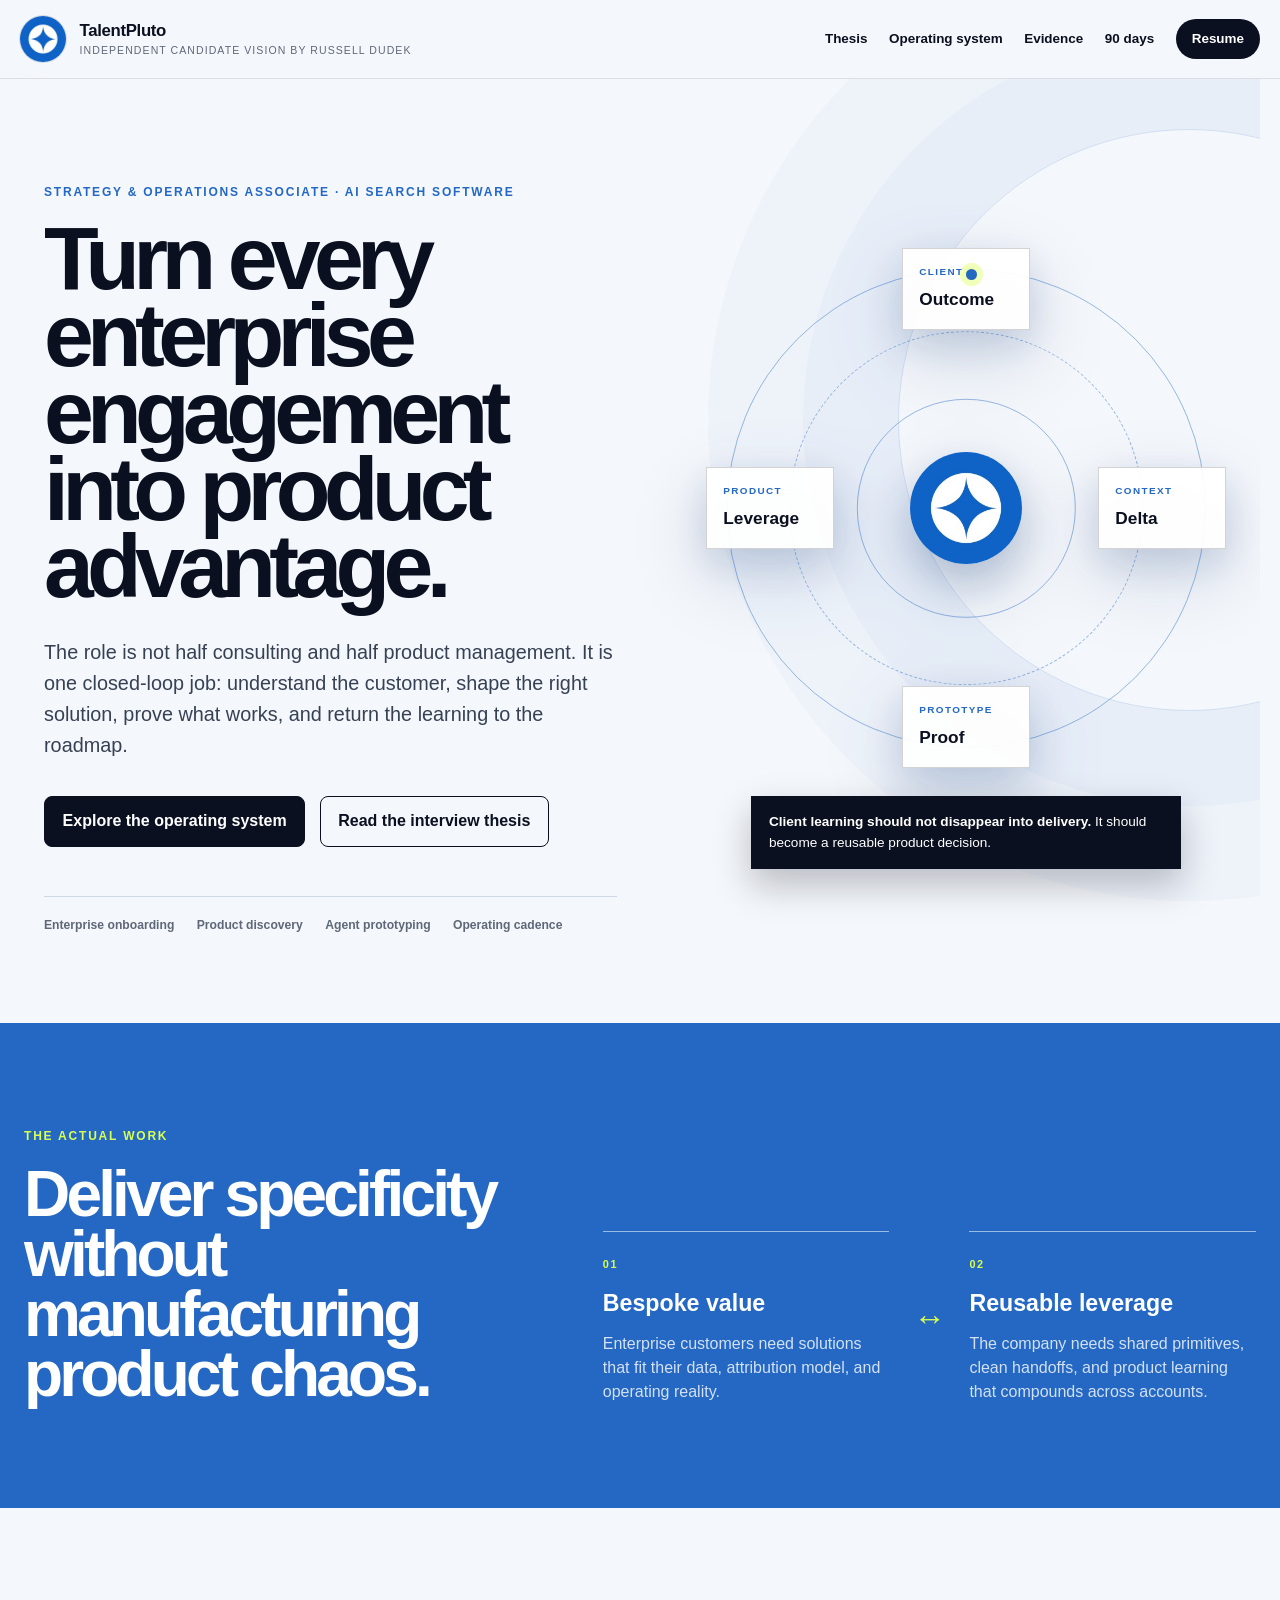
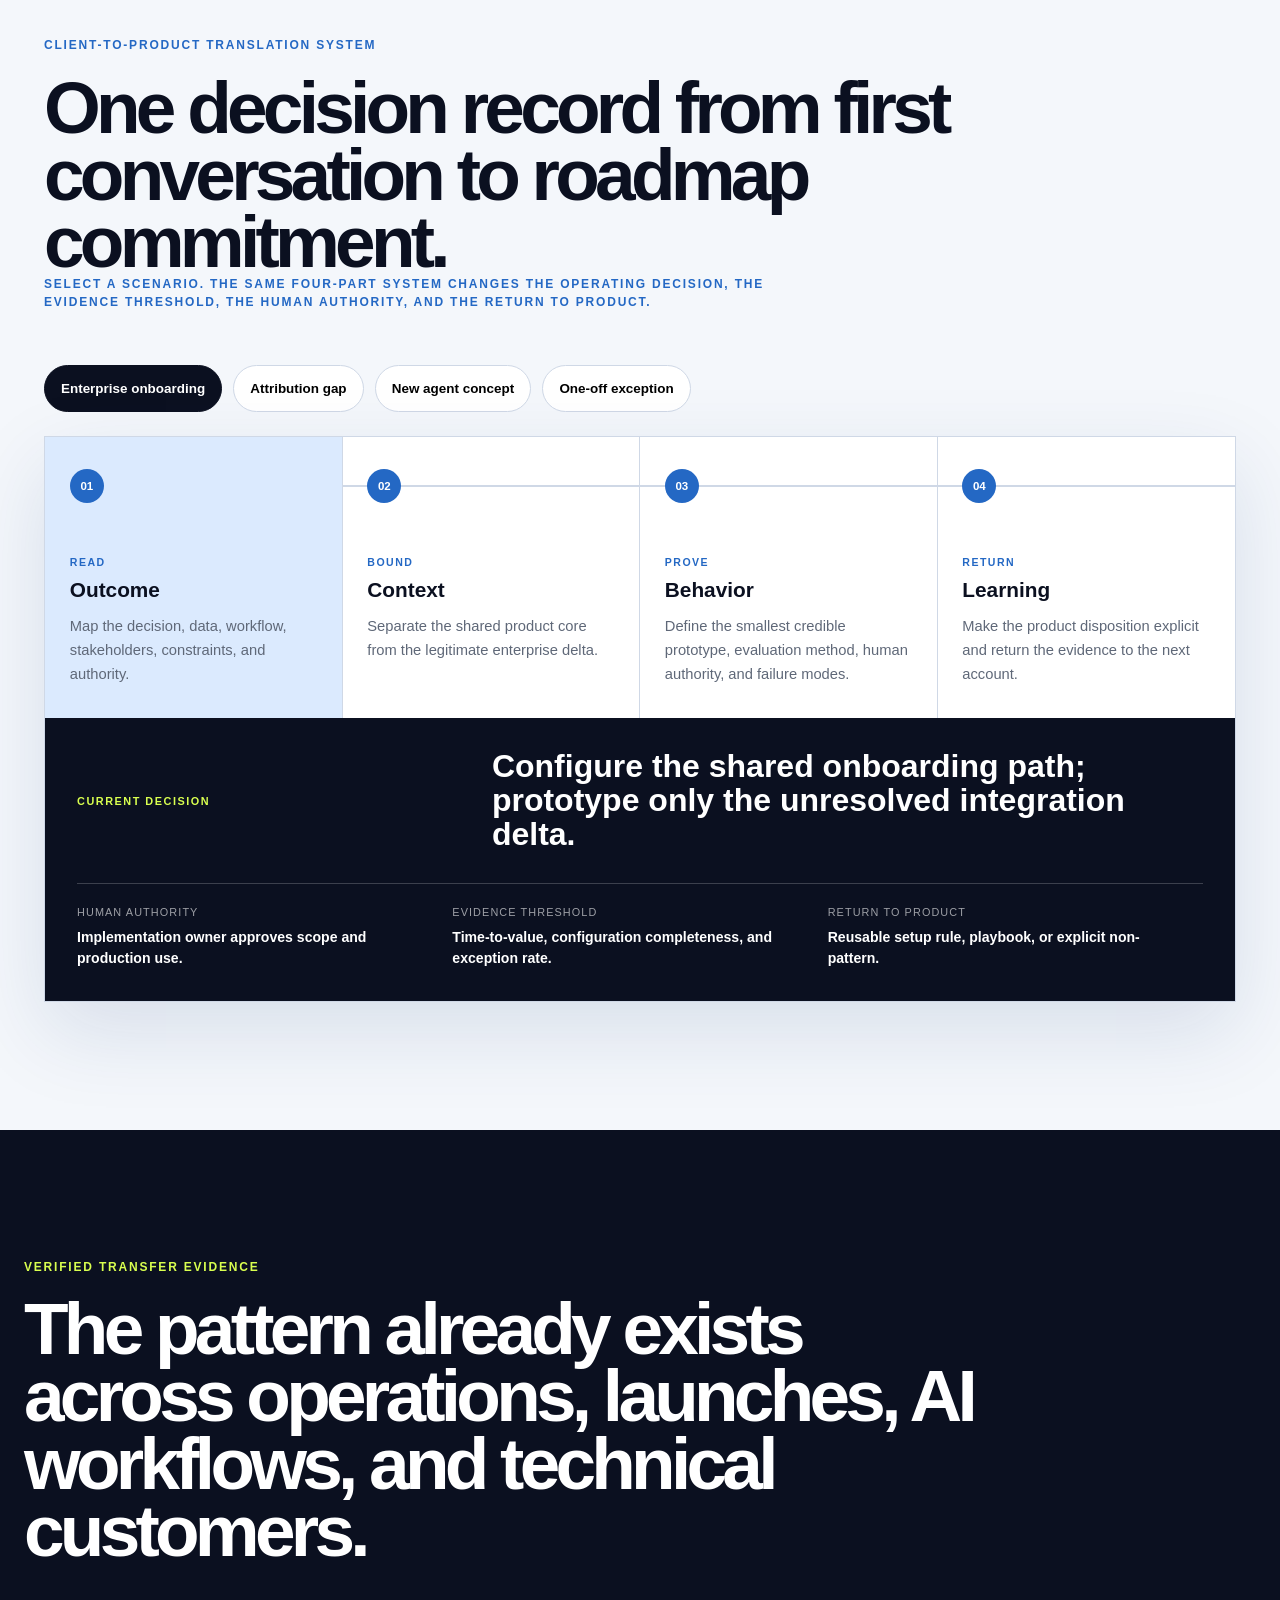
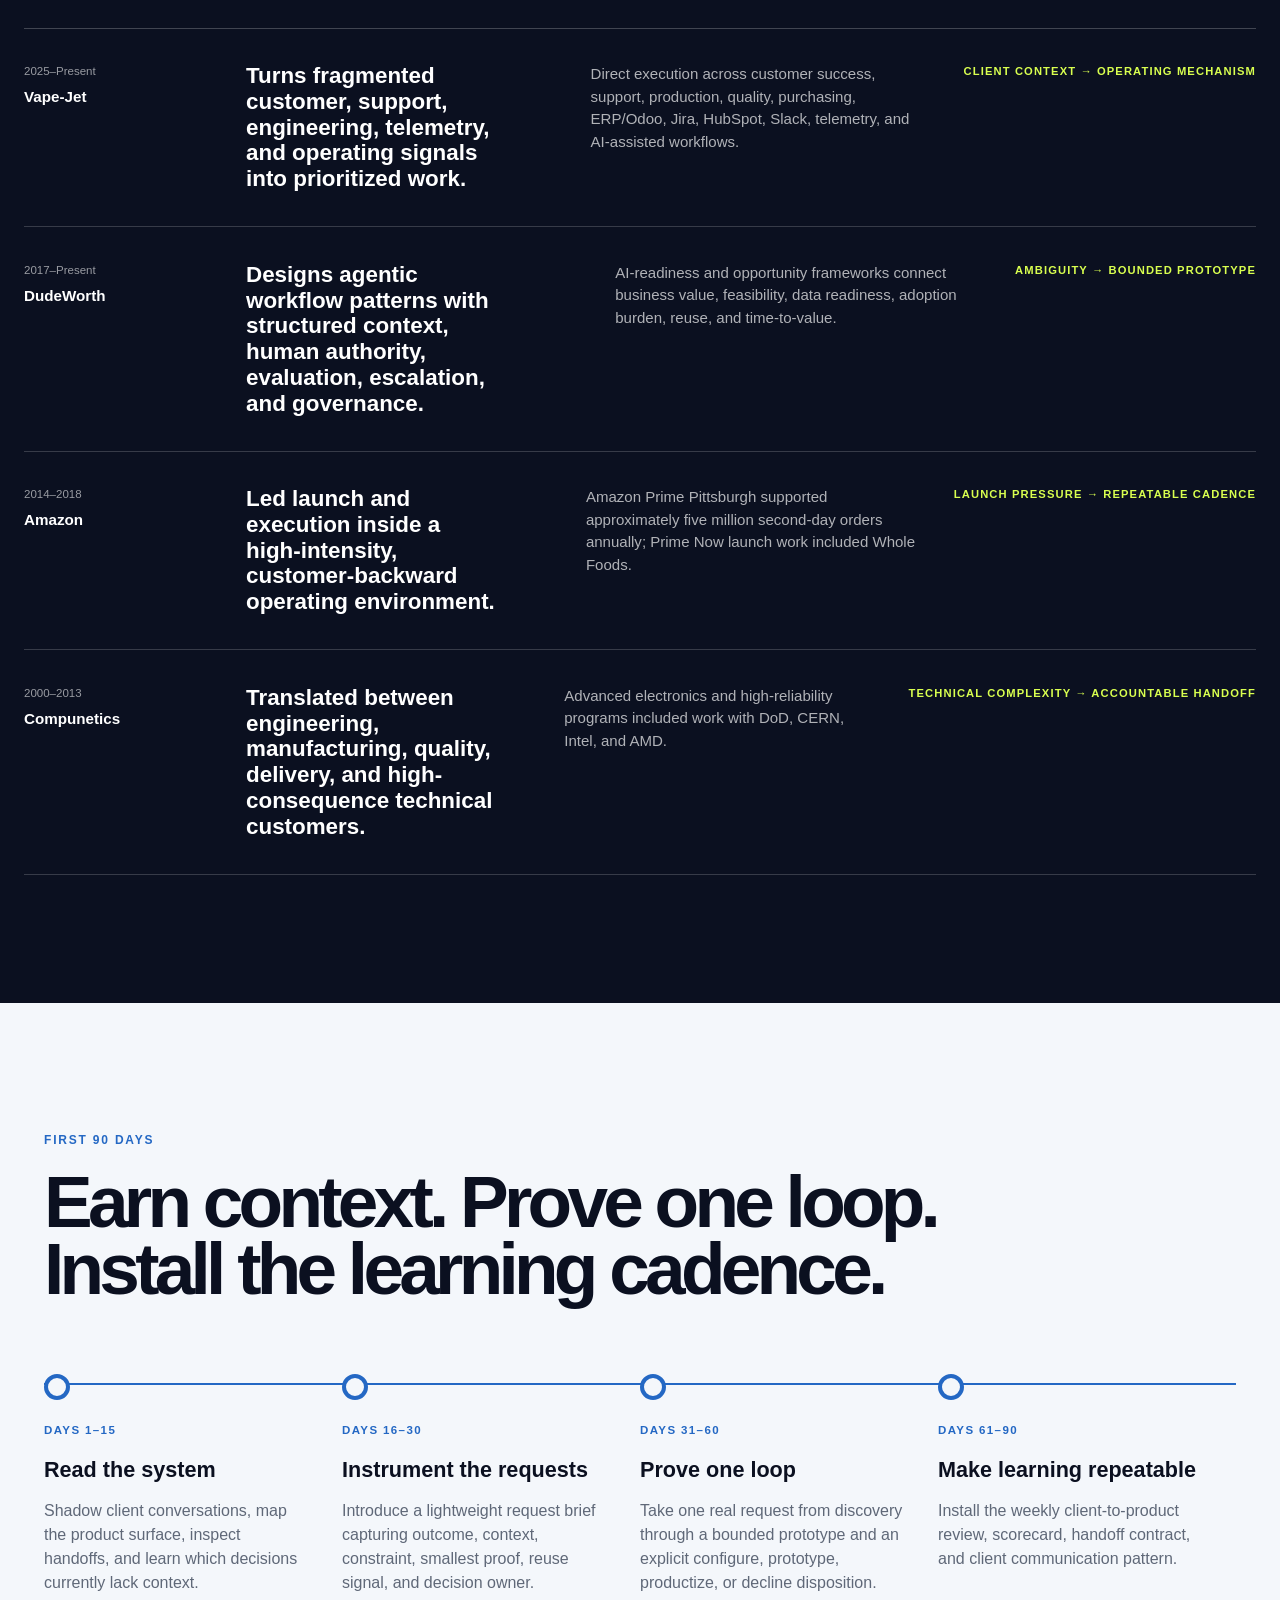
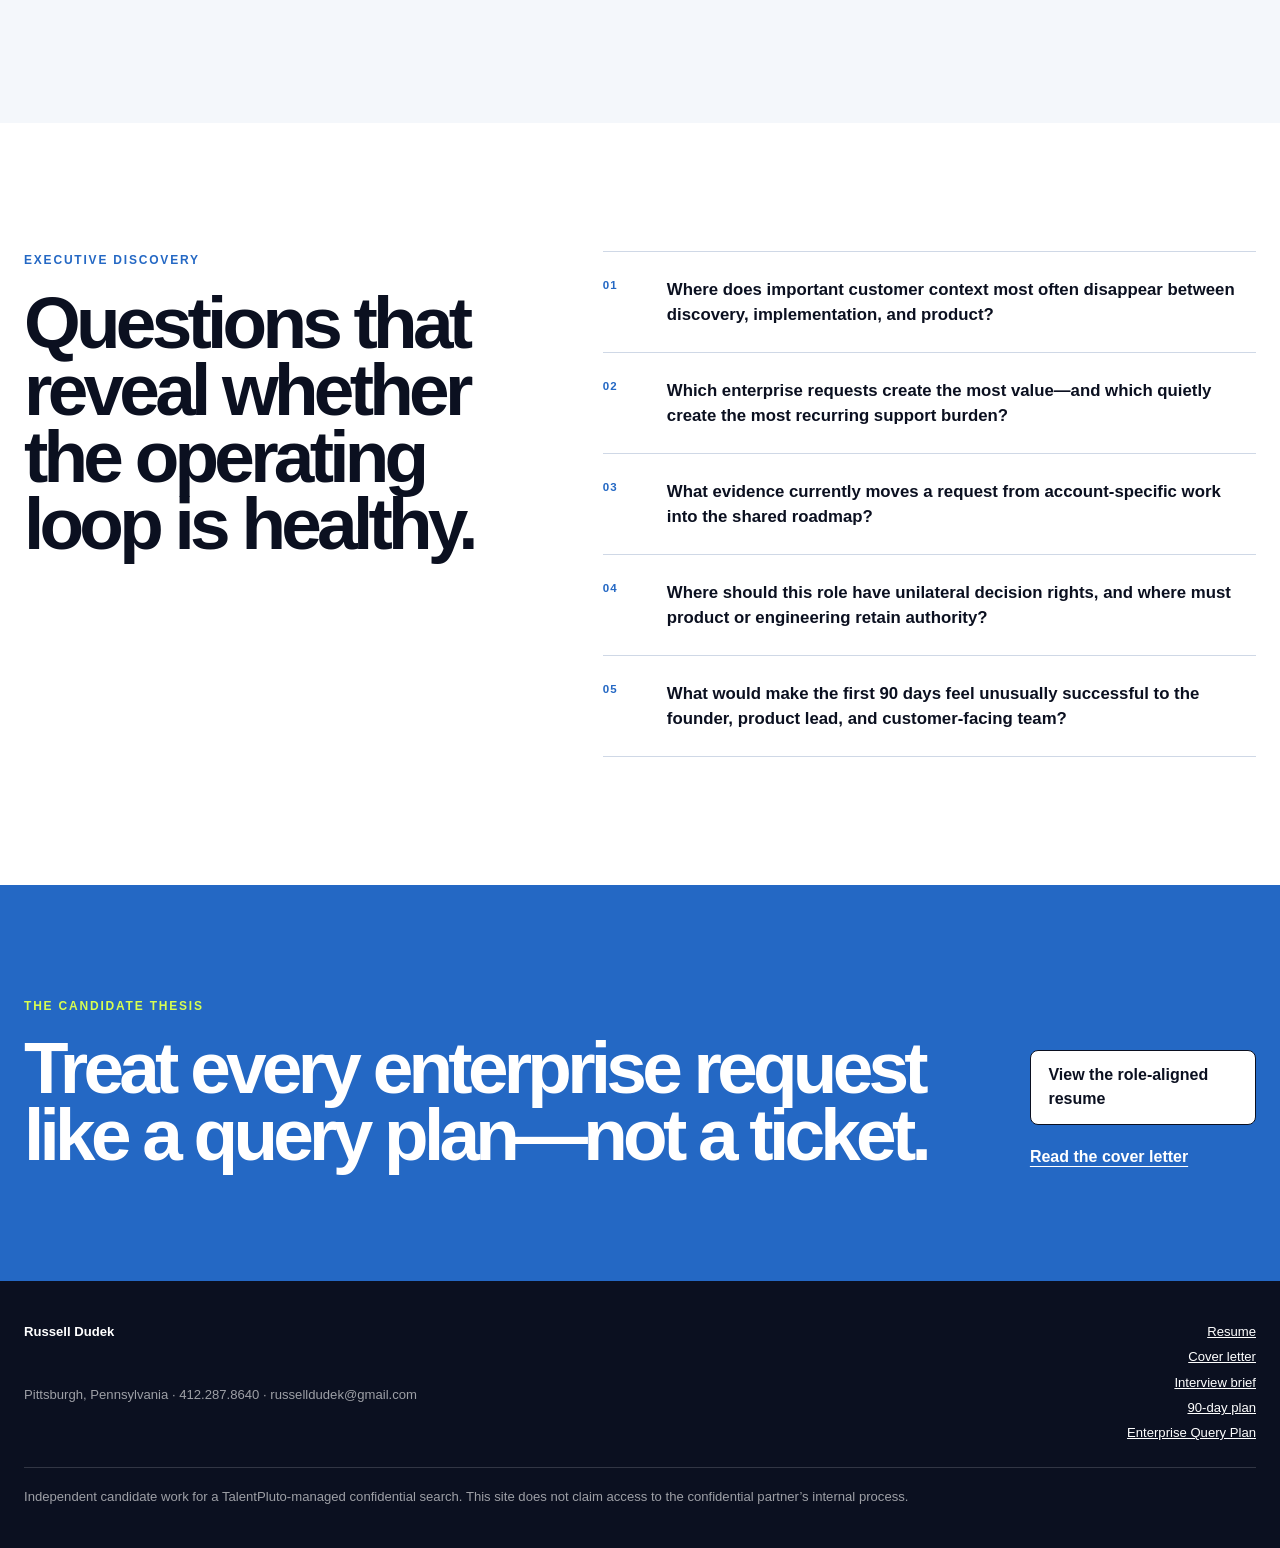
<file: index.html>
<!doctype html>
<html lang="en">
<head>
  <meta charset="utf-8">
  <meta name="viewport" content="width=device-width, initial-scale=1">
  <title>Russell Dudek | Strategy & Operations Associate</title>
  <meta name="description" content="Independent candidate vision for the TalentPluto Strategy & Operations Associate opportunity in AI search software.">
  <link rel="stylesheet" href="styles.css">
  <link rel="stylesheet" href="responsive-typography.css">
</head>
<body>
  <a class="skip-link" href="#main">Skip to content</a>
  <header class="site-header">
    <a class="identity" href="index.html" aria-label="TalentPluto candidate vision home">
      <img src="assets/brand/talentpluto-logo.jpg" alt="TalentPluto">
      <span><b>TalentPluto</b><small>Independent candidate vision by Russell Dudek</small></span>
    </a>
    <nav aria-label="Primary navigation">
      <a href="#thesis">Thesis</a>
      <a href="#system">Operating system</a>
      <a href="#evidence">Evidence</a>
      <a href="#entry">90 days</a>
      <a class="nav-cta" href="resume.html">Resume</a>
    </nav>
  </header>

  <main id="main">
    <section class="hero" id="thesis">
      <div class="hero-copy">
        <p class="role-line">Strategy &amp; Operations Associate · AI search software</p>
        <h1>Turn every enterprise engagement into product advantage.</h1>
        <p class="hero-lede">The role is not half consulting and half product management. It is one closed-loop job: understand the customer, shape the right solution, prove what works, and return the learning to the roadmap.</p>
        <div class="hero-actions">
          <a class="button button-primary" href="#system">Explore the operating system</a>
          <a class="button button-ghost" href="interview-brief.html">Read the interview thesis</a>
        </div>
        <div class="proof-line" aria-label="Role alignment summary">
          <span>Enterprise onboarding</span><span>Product discovery</span><span>Agent prototyping</span><span>Operating cadence</span>
        </div>
      </div>

      <div class="hero-system" aria-label="Client-to-product learning loop">
        <div class="system-orbit" aria-hidden="true">
          <div class="orbit-ring ring-one"></div>
          <div class="orbit-ring ring-two"></div>
          <div class="orbit-ring ring-three"></div>
          <div class="orbit-core"><img src="assets/brand/talentpluto-logo.jpg" alt=""></div>
          <div class="orbit-node node-client"><span>CLIENT</span><strong>Outcome</strong></div>
          <div class="orbit-node node-context"><span>CONTEXT</span><strong>Delta</strong></div>
          <div class="orbit-node node-prototype"><span>PROTOTYPE</span><strong>Proof</strong></div>
          <div class="orbit-node node-product"><span>PRODUCT</span><strong>Leverage</strong></div>
          <div class="signal signal-a"></div><div class="signal signal-b"></div>
        </div>
        <p class="system-caption"><b>Client learning should not disappear into delivery.</b> It should become a reusable product decision.</p>
      </div>
    </section>

    <section class="pressure-band" aria-label="Role tensions">
      <div class="band-intro">
        <p>The actual work</p>
        <h2>Deliver specificity without manufacturing product chaos.</h2>
      </div>
      <div class="tension-rail">
        <article><span>01</span><h3>Bespoke value</h3><p>Enterprise customers need solutions that fit their data, attribution model, and operating reality.</p></article>
        <div class="rail-arrow" aria-hidden="true">↔</div>
        <article><span>02</span><h3>Reusable leverage</h3><p>The company needs shared primitives, clean handoffs, and product learning that compounds across accounts.</p></article>
      </div>
    </section>

    <section class="system-section" id="system">
      <div class="section-heading">
        <p>Client-to-Product Translation System</p>
        <h2>One decision record from first conversation to roadmap commitment.</h2>
        <p class="section-intro">Select a scenario. The same four-part system changes the operating decision, the evidence threshold, the human authority, and the return to product.</p>
      </div>

      <div class="scenario-bar" role="group" aria-label="Enterprise scenarios">
        <button data-scenario="onboarding" aria-pressed="true">Enterprise onboarding</button>
        <button data-scenario="attribution" aria-pressed="false">Attribution gap</button>
        <button data-scenario="agent" aria-pressed="false">New agent concept</button>
        <button data-scenario="exception" aria-pressed="false">One-off exception</button>
      </div>

      <div class="translator" aria-live="polite">
        <div class="translation-spine"><span></span></div>
        <article class="translation-stage active"><div class="stage-index">01</div><p>READ</p><h3 id="stage-read-title">Outcome</h3><span id="stage-read-copy">Map the decision, data, workflow, stakeholders, constraints, and authority.</span></article>
        <article class="translation-stage"><div class="stage-index">02</div><p>BOUND</p><h3 id="stage-bound-title">Context</h3><span id="stage-bound-copy">Separate the shared product core from the legitimate enterprise delta.</span></article>
        <article class="translation-stage"><div class="stage-index">03</div><p>PROVE</p><h3 id="stage-prove-title">Behavior</h3><span id="stage-prove-copy">Define the smallest credible prototype, evaluation method, human authority, and failure modes.</span></article>
        <article class="translation-stage"><div class="stage-index">04</div><p>RETURN</p><h3 id="stage-return-title">Learning</h3><span id="stage-return-copy">Make the product disposition explicit and return the evidence to the next account.</span></article>
        <div class="decision-output">
          <span class="output-label">Current decision</span>
          <strong id="decision-copy">Configure the shared onboarding path; prototype only the unresolved integration delta.</strong>
          <div class="output-grid">
            <div><span>Human authority</span><b id="authority-copy">Implementation owner approves scope and production use.</b></div>
            <div><span>Evidence threshold</span><b id="evidence-copy">Time-to-value, configuration completeness, and exception rate.</b></div>
            <div><span>Return to product</span><b id="return-copy">Reusable setup rule, playbook, or explicit non-pattern.</b></div>
          </div>
        </div>
      </div>
    </section>

    <section class="evidence-section" id="evidence">
      <div class="section-heading light-heading"><p>Verified transfer evidence</p><h2>The pattern already exists across operations, launches, AI workflows, and technical customers.</h2></div>
      <div class="evidence-track">
        <article><div class="evidence-meta"><span>2025–Present</span><b>Vape-Jet</b></div><h3>Turns fragmented customer, support, engineering, telemetry, and operating signals into prioritized work.</h3><p>Direct execution across customer success, support, production, quality, purchasing, ERP/Odoo, Jira, HubSpot, Slack, telemetry, and AI-assisted workflows.</p><span class="evidence-tag">Client context → operating mechanism</span></article>
        <article><div class="evidence-meta"><span>2017–Present</span><b>DudeWorth</b></div><h3>Designs agentic workflow patterns with structured context, human authority, evaluation, escalation, and governance.</h3><p>AI-readiness and opportunity frameworks connect business value, feasibility, data readiness, adoption burden, reuse, and time-to-value.</p><span class="evidence-tag">Ambiguity → bounded prototype</span></article>
        <article><div class="evidence-meta"><span>2014–2018</span><b>Amazon</b></div><h3>Led launch and execution inside a high-intensity, customer-backward operating environment.</h3><p>Amazon Prime Pittsburgh supported approximately five million second-day orders annually; Prime Now launch work included Whole Foods.</p><span class="evidence-tag">Launch pressure → repeatable cadence</span></article>
        <article><div class="evidence-meta"><span>2000–2013</span><b>Compunetics</b></div><h3>Translated between engineering, manufacturing, quality, delivery, and high-consequence technical customers.</h3><p>Advanced electronics and high-reliability programs included work with DoD, CERN, Intel, and AMD.</p><span class="evidence-tag">Technical complexity → accountable handoff</span></article>
      </div>
    </section>

    <section class="entry-section" id="entry">
      <div class="section-heading"><p>First 90 days</p><h2>Earn context. Prove one loop. Install the learning cadence.</h2></div>
      <div class="entry-map">
        <article><span>Days 1–15</span><h3>Read the system</h3><p>Shadow client conversations, map the product surface, inspect handoffs, and learn which decisions currently lack context.</p></article>
        <article><span>Days 16–30</span><h3>Instrument the requests</h3><p>Introduce a lightweight request brief capturing outcome, context, constraint, smallest proof, reuse signal, and decision owner.</p></article>
        <article><span>Days 31–60</span><h3>Prove one loop</h3><p>Take one real request from discovery through a bounded prototype and an explicit configure, prototype, productize, or decline disposition.</p></article>
        <article><span>Days 61–90</span><h3>Make learning repeatable</h3><p>Install the weekly client-to-product review, scorecard, handoff contract, and client communication pattern.</p></article>
      </div>
    </section>

    <section class="questions-section">
      <div class="questions-copy"><p>Executive discovery</p><h2>Questions that reveal whether the operating loop is healthy.</h2></div>
      <ol>
        <li>Where does important customer context most often disappear between discovery, implementation, and product?</li>
        <li>Which enterprise requests create the most value—and which quietly create the most recurring support burden?</li>
        <li>What evidence currently moves a request from account-specific work into the shared roadmap?</li>
        <li>Where should this role have unilateral decision rights, and where must product or engineering retain authority?</li>
        <li>What would make the first 90 days feel unusually successful to the founder, product lead, and customer-facing team?</li>
      </ol>
    </section>

    <section class="closing-section">
      <div><p>The candidate thesis</p><h2>Treat every enterprise request like a query plan—not a ticket.</h2></div>
      <div class="closing-actions"><a class="button button-light" href="resume.html">View the role-aligned resume</a><a class="text-link" href="cover-letter.html">Read the cover letter</a></div>
    </section>
  </main>

  <footer>
    <div><b>Russell Dudek</b><span>Pittsburgh, Pennsylvania · 412.287.8640 · russelldudek@gmail.com</span></div>
    <div><a href="resume.html">Resume</a><a href="cover-letter.html">Cover letter</a><a href="interview-brief.html">Interview brief</a><a href="entry-plan.html">90-day plan</a><a href="client-product-brief.html">Enterprise Query Plan</a></div>
    <p>Independent candidate work for a TalentPluto-managed confidential search. This site does not claim access to the confidential partner’s internal process.</p>
  </footer>
  <script src="app.js"></script>
</body>
</html>
</file>
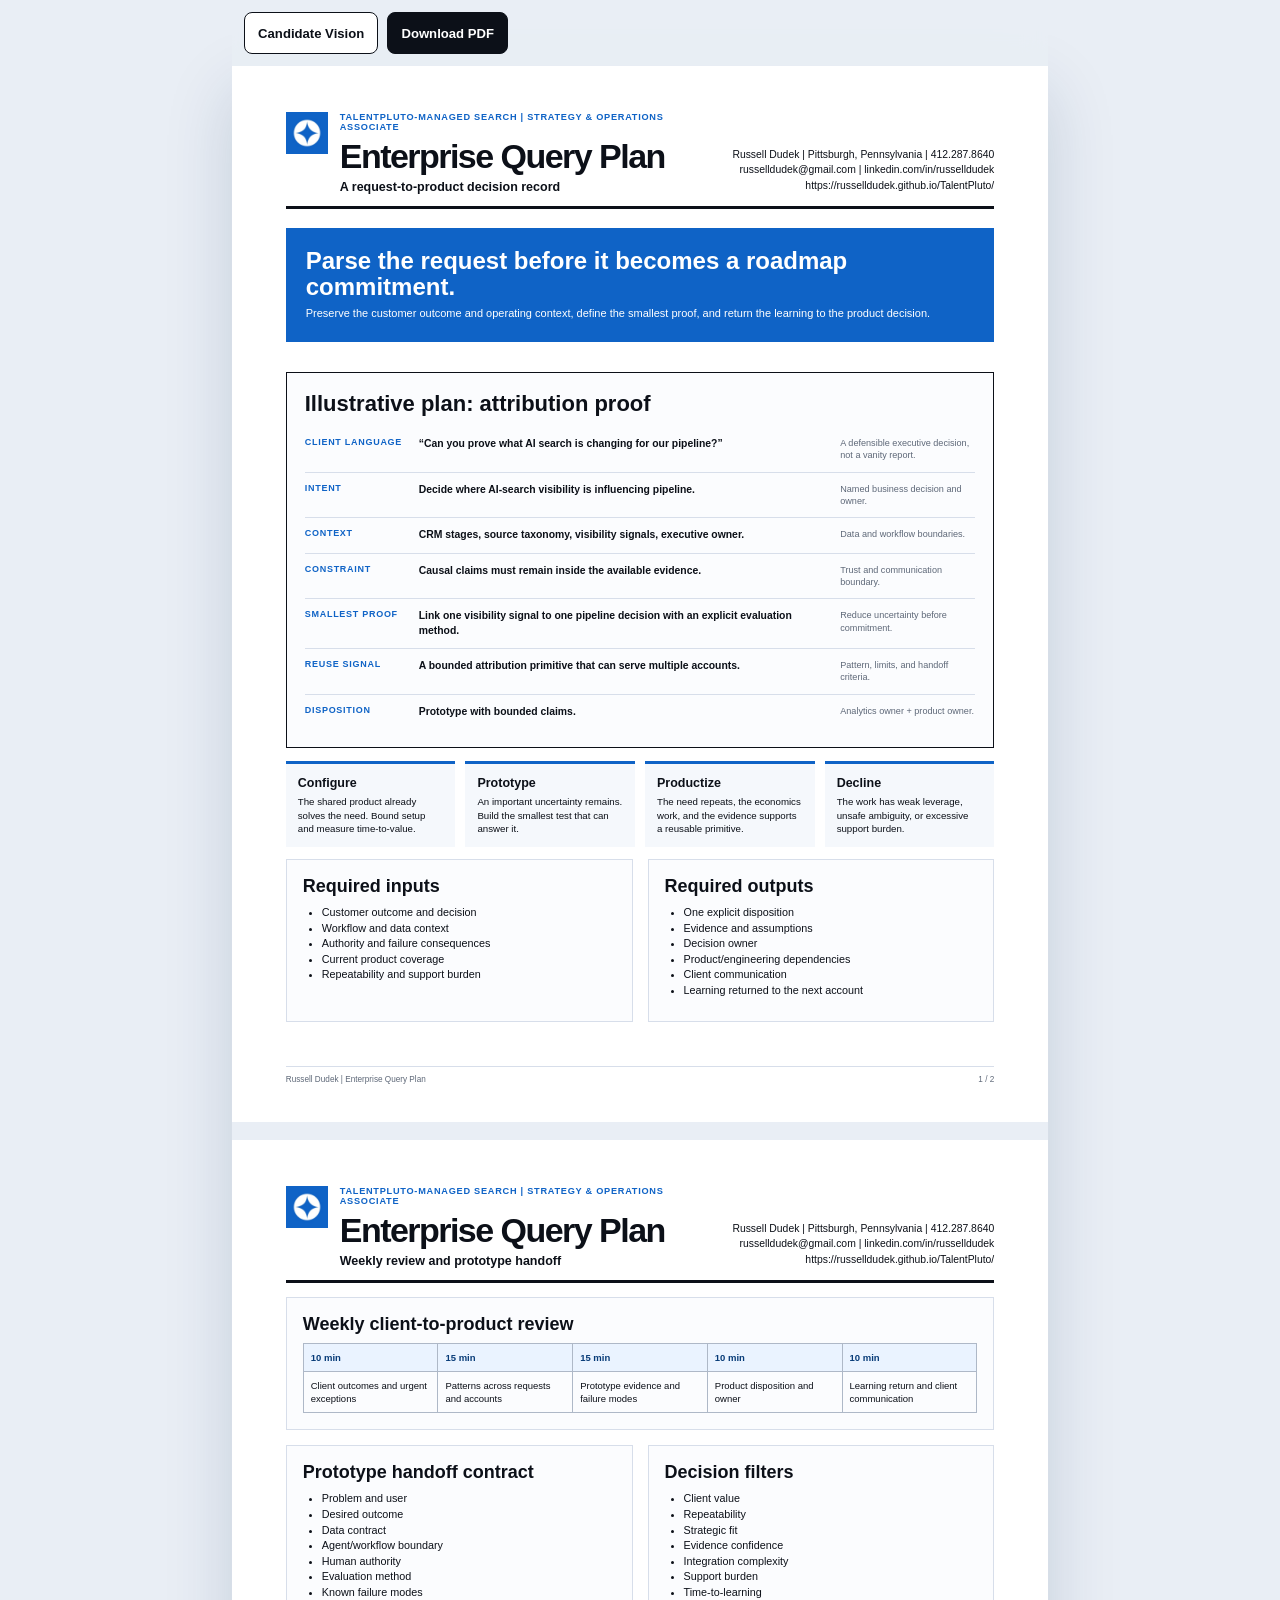
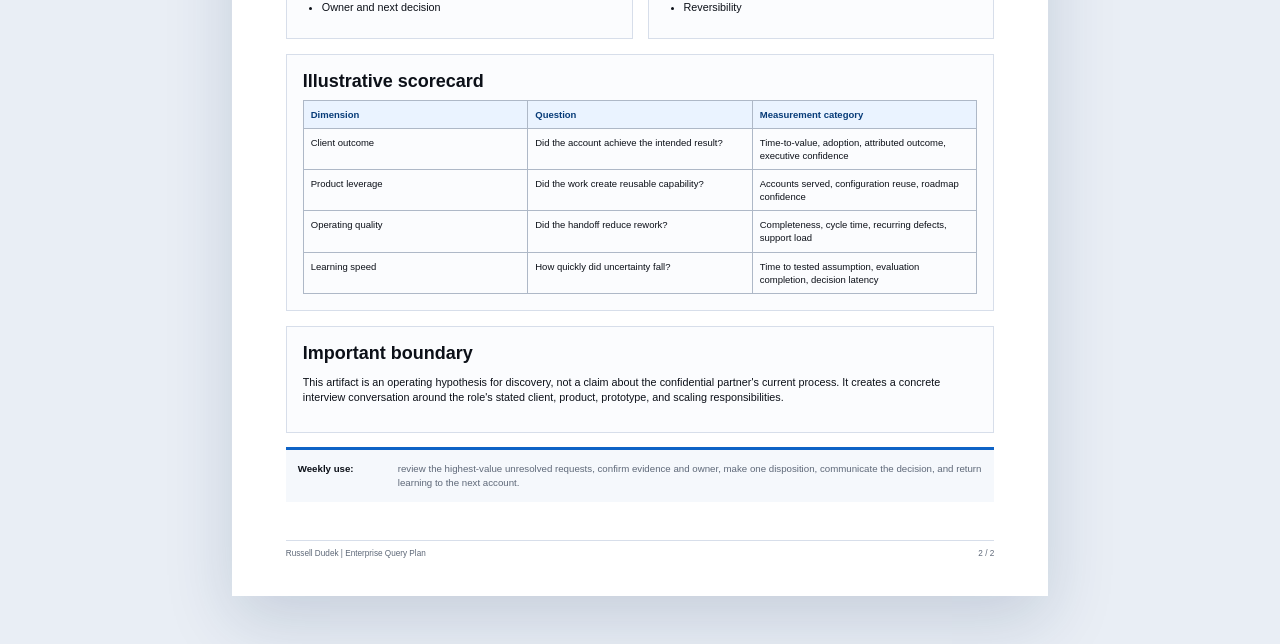
<file: client-product-brief.html>
<!doctype html>
<html lang="en"><head><meta charset="utf-8"/><meta content="width=device-width,initial-scale=1" name="viewport"/><title>Russell Dudek - Enterprise Query Plan</title><link href="docs.css" rel="stylesheet"/></head>
<body>
<div class="doc-actions"><a href="index.html">Candidate Vision</a><a download="Russell-Dudek-TalentPluto-Enterprise-Query-Plan.pdf" href="docs/Russell-Dudek-TalentPluto-Enterprise-Query-Plan.pdf">Download PDF</a></div>
<main class="doc-shell">
<section class="sheet">
<div class="doc-head"><div><div class="role-line">TalentPluto-managed search | Strategy &amp; Operations Associate</div><h1>Enterprise Query Plan</h1><div class="identity">A request-to-product decision record</div></div><div class="contact">Russell Dudek | Pittsburgh, Pennsylvania | 412.287.8640<br/><a href="mailto:russelldudek@gmail.com">russelldudek@gmail.com</a> | <a href="https://www.linkedin.com/in/russelldudek">linkedin.com/in/russelldudek</a><br/><a href="https://russelldudek.github.io/TalentPluto/">https://russelldudek.github.io/TalentPluto/</a></div></div>
<div class="callout"><h2>Parse the request before it becomes a roadmap commitment.</h2><p>Preserve the customer outcome and operating context, define the smallest proof, and return the learning to the product decision.</p></div>
<div class="query-print"><h2>Illustrative plan: attribution proof</h2><div class="query-row"><span>Client language</span><b>“Can you prove what AI search is changing for our pipeline?”</b><em>A defensible executive decision, not a vanity report.</em></div><div class="query-row"><span>Intent</span><b>Decide where AI-search visibility is influencing pipeline.</b><em>Named business decision and owner.</em></div><div class="query-row"><span>Context</span><b>CRM stages, source taxonomy, visibility signals, executive owner.</b><em>Data and workflow boundaries.</em></div><div class="query-row"><span>Constraint</span><b>Causal claims must remain inside the available evidence.</b><em>Trust and communication boundary.</em></div><div class="query-row"><span>Smallest proof</span><b>Link one visibility signal to one pipeline decision with an explicit evaluation method.</b><em>Reduce uncertainty before commitment.</em></div><div class="query-row"><span>Reuse signal</span><b>A bounded attribution primitive that can serve multiple accounts.</b><em>Pattern, limits, and handoff criteria.</em></div><div class="query-row"><span>Disposition</span><b>Prototype with bounded claims.</b><em>Analytics owner + product owner.</em></div></div>
<div class="decision-table"><article class="decision-card"><h3>Configure</h3><p>The shared product already solves the need. Bound setup and measure time-to-value.</p></article><article class="decision-card"><h3>Prototype</h3><p>An important uncertainty remains. Build the smallest test that can answer it.</p></article><article class="decision-card"><h3>Productize</h3><p>The need repeats, the economics work, and the evidence supports a reusable primitive.</p></article><article class="decision-card"><h3>Decline</h3><p>The work has weak leverage, unsafe ambiguity, or excessive support burden.</p></article></div>
<div class="brief-grid" style="margin-top:12px"><article class="brief-box"><h2>Required inputs</h2><ul><li>Customer outcome and decision</li><li>Workflow and data context</li><li>Authority and failure consequences</li><li>Current product coverage</li><li>Repeatability and support burden</li></ul></article><article class="brief-box"><h2>Required outputs</h2><ul><li>One explicit disposition</li><li>Evidence and assumptions</li><li>Decision owner</li><li>Product/engineering dependencies</li><li>Client communication</li><li>Learning returned to the next account</li></ul></article></div>
<div class="footerline"><span>Russell Dudek | Enterprise Query Plan</span><span>1 / 2</span></div>
</section>
<section class="sheet">
<div class="doc-head"><div><div class="role-line">TalentPluto-managed search | Strategy &amp; Operations Associate</div><h1>Enterprise Query Plan</h1><div class="identity">Weekly review and prototype handoff</div></div><div class="contact">Russell Dudek | Pittsburgh, Pennsylvania | 412.287.8640<br/><a href="mailto:russelldudek@gmail.com">russelldudek@gmail.com</a> | <a href="https://www.linkedin.com/in/russelldudek">linkedin.com/in/russelldudek</a><br/><a href="https://russelldudek.github.io/TalentPluto/">https://russelldudek.github.io/TalentPluto/</a></div></div>
<div class="brief-grid">
<article class="brief-box full"><h2>Weekly client-to-product review</h2><table class="matrix"><tr><th>10 min</th><th>15 min</th><th>15 min</th><th>10 min</th><th>10 min</th></tr><tr><td data-label="10 min">Client outcomes and urgent exceptions</td><td data-label="15 min">Patterns across requests and accounts</td><td data-label="15 min">Prototype evidence and failure modes</td><td data-label="10 min">Product disposition and owner</td><td data-label="10 min">Learning return and client communication</td></tr></table></article>
<article class="brief-box"><h2>Prototype handoff contract</h2><ul><li>Problem and user</li><li>Desired outcome</li><li>Data contract</li><li>Agent/workflow boundary</li><li>Human authority</li><li>Evaluation method</li><li>Known failure modes</li><li>Owner and next decision</li></ul></article>
<article class="brief-box"><h2>Decision filters</h2><ul><li>Client value</li><li>Repeatability</li><li>Strategic fit</li><li>Evidence confidence</li><li>Integration complexity</li><li>Support burden</li><li>Time-to-learning</li><li>Reversibility</li></ul></article>
<article class="brief-box full"><h2>Illustrative scorecard</h2><table class="matrix"><tr><th>Dimension</th><th>Question</th><th>Measurement category</th></tr><tr><td data-label="Dimension">Client outcome</td><td data-label="Question">Did the account achieve the intended result?</td><td data-label="Measurement category">Time-to-value, adoption, attributed outcome, executive confidence</td></tr><tr><td data-label="Dimension">Product leverage</td><td data-label="Question">Did the work create reusable capability?</td><td data-label="Measurement category">Accounts served, configuration reuse, roadmap confidence</td></tr><tr><td data-label="Dimension">Operating quality</td><td data-label="Question">Did the handoff reduce rework?</td><td data-label="Measurement category">Completeness, cycle time, recurring defects, support load</td></tr><tr><td data-label="Dimension">Learning speed</td><td data-label="Question">How quickly did uncertainty fall?</td><td data-label="Measurement category">Time to tested assumption, evaluation completion, decision latency</td></tr></table></article>
<article class="brief-box full"><h2>Important boundary</h2><p>This artifact is an operating hypothesis for discovery, not a claim about the confidential partner's current process. It creates a concrete interview conversation around the role's stated client, product, prototype, and scaling responsibilities.</p></article>
</div>
<div class="query-use"><b>Weekly use:</b><span>review the highest-value unresolved requests, confirm evidence and owner, make one disposition, communicate the decision, and return learning to the next account.</span></div><div class="footerline"><span>Russell Dudek | Enterprise Query Plan</span><span>2 / 2</span></div>
</section>
</main></body></html>
</file>
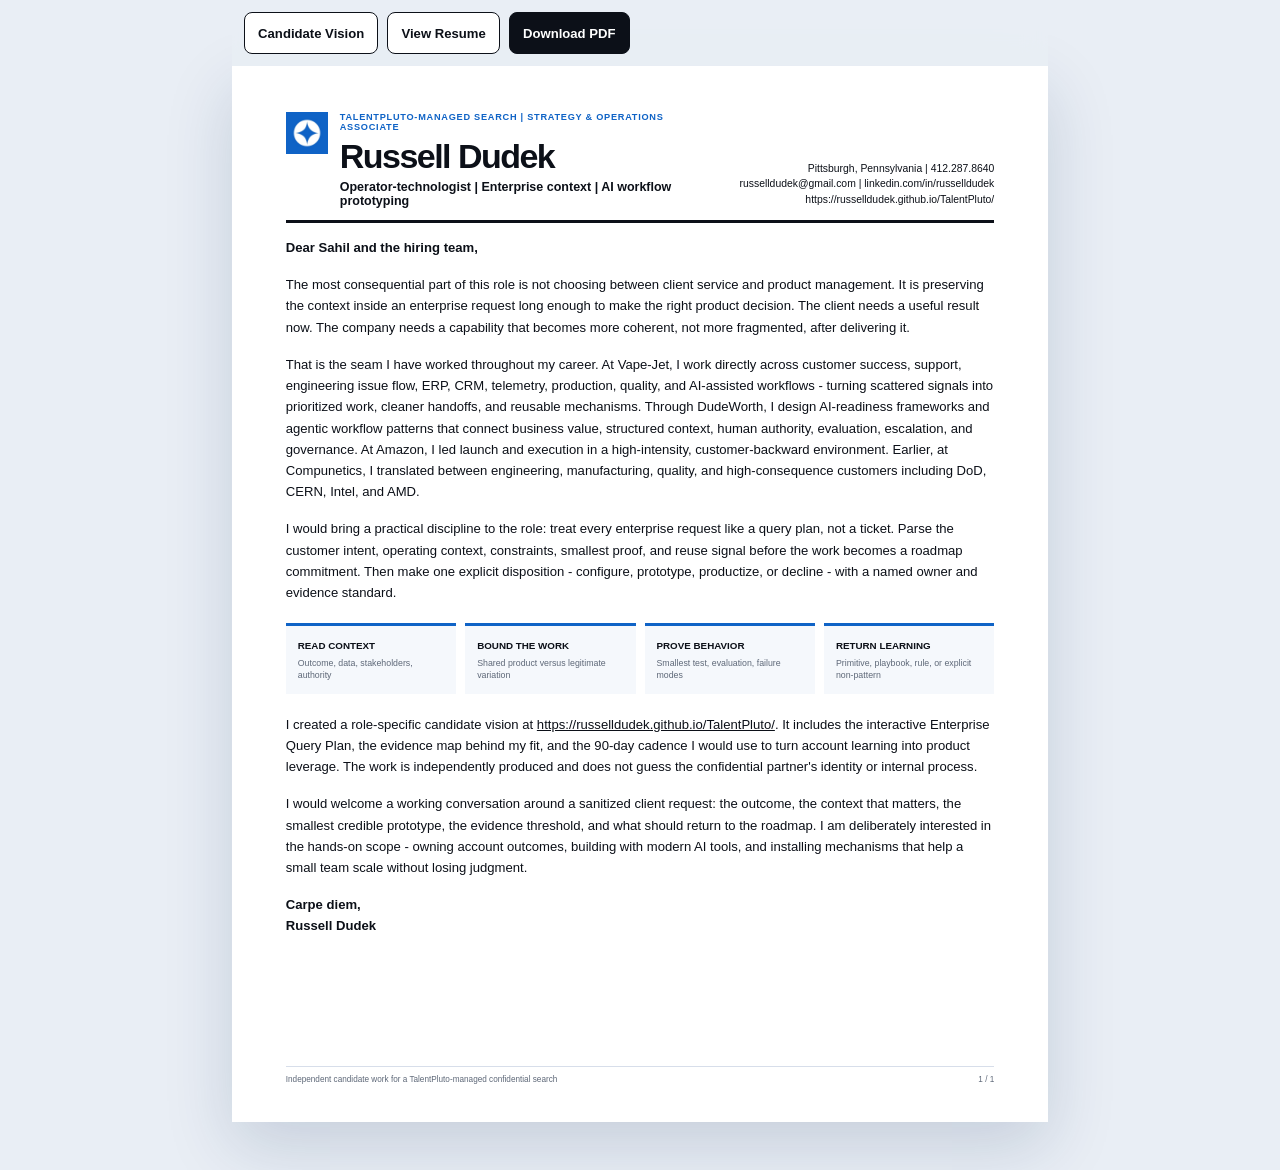
<file: cover-letter.html>
<!doctype html>
<html lang="en"><head><meta charset="utf-8"><meta name="viewport" content="width=device-width,initial-scale=1"><title>Russell Dudek - Cover Letter</title><link rel="stylesheet" href="docs.css"></head>
<body>
<div class="doc-actions"><a href="index.html">Candidate Vision</a><a href="resume.html">View Resume</a><a href="docs/Russell-Dudek-TalentPluto-Cover-Letter.pdf" download="Russell-Dudek-TalentPluto-Cover-Letter.pdf">Download PDF</a></div>
<main class="doc-shell"><section class="sheet">
<div class="doc-head"><div><div class="role-line">TalentPluto-managed search | Strategy & Operations Associate</div><h1>Russell Dudek</h1><div class="identity">Operator-technologist | Enterprise context | AI workflow prototyping</div></div><div class="contact">Pittsburgh, Pennsylvania | 412.287.8640<br><a href="mailto:russelldudek@gmail.com">russelldudek@gmail.com</a> | <a href="https://www.linkedin.com/in/russelldudek">linkedin.com/in/russelldudek</a><br><a href="https://russelldudek.github.io/TalentPluto/">https://russelldudek.github.io/TalentPluto/</a></div></div>
<div class="cover-body">
<p><strong>Dear Sahil and the hiring team,</strong></p>
<p>The most consequential part of this role is not choosing between client service and product management. It is preserving the context inside an enterprise request long enough to make the right product decision. The client needs a useful result now. The company needs a capability that becomes more coherent, not more fragmented, after delivering it.</p>
<p>That is the seam I have worked throughout my career. At Vape-Jet, I work directly across customer success, support, engineering issue flow, ERP, CRM, telemetry, production, quality, and AI-assisted workflows - turning scattered signals into prioritized work, cleaner handoffs, and reusable mechanisms. Through DudeWorth, I design AI-readiness frameworks and agentic workflow patterns that connect business value, structured context, human authority, evaluation, escalation, and governance. At Amazon, I led launch and execution in a high-intensity, customer-backward environment. Earlier, at Compunetics, I translated between engineering, manufacturing, quality, and high-consequence customers including DoD, CERN, Intel, and AMD.</p>
<p>I would bring a practical discipline to the role: treat every enterprise request like a query plan, not a ticket. Parse the customer intent, operating context, constraints, smallest proof, and reuse signal before the work becomes a roadmap commitment. Then make one explicit disposition - configure, prototype, productize, or decline - with a named owner and evidence standard.</p>
<div class="cover-proof"><div><b>READ CONTEXT</b><span>Outcome, data, stakeholders, authority</span></div><div><b>BOUND THE WORK</b><span>Shared product versus legitimate variation</span></div><div><b>PROVE BEHAVIOR</b><span>Smallest test, evaluation, failure modes</span></div><div><b>RETURN LEARNING</b><span>Primitive, playbook, rule, or explicit non-pattern</span></div></div>
<p>I created a role-specific candidate vision at <a href="https://russelldudek.github.io/TalentPluto/">https://russelldudek.github.io/TalentPluto/</a>. It includes the interactive Enterprise Query Plan, the evidence map behind my fit, and the 90-day cadence I would use to turn account learning into product leverage. The work is independently produced and does not guess the confidential partner's identity or internal process.</p>
<p>I would welcome a working conversation around a sanitized client request: the outcome, the context that matters, the smallest credible prototype, the evidence threshold, and what should return to the roadmap. I am deliberately interested in the hands-on scope - owning account outcomes, building with modern AI tools, and installing mechanisms that help a small team scale without losing judgment.</p>
<p class="signature">Carpe diem,<br>Russell Dudek</p>
</div>
<div class="footerline"><span>Independent candidate work for a TalentPluto-managed confidential search</span><span>1 / 1</span></div>
</section></main></body></html>
</file>
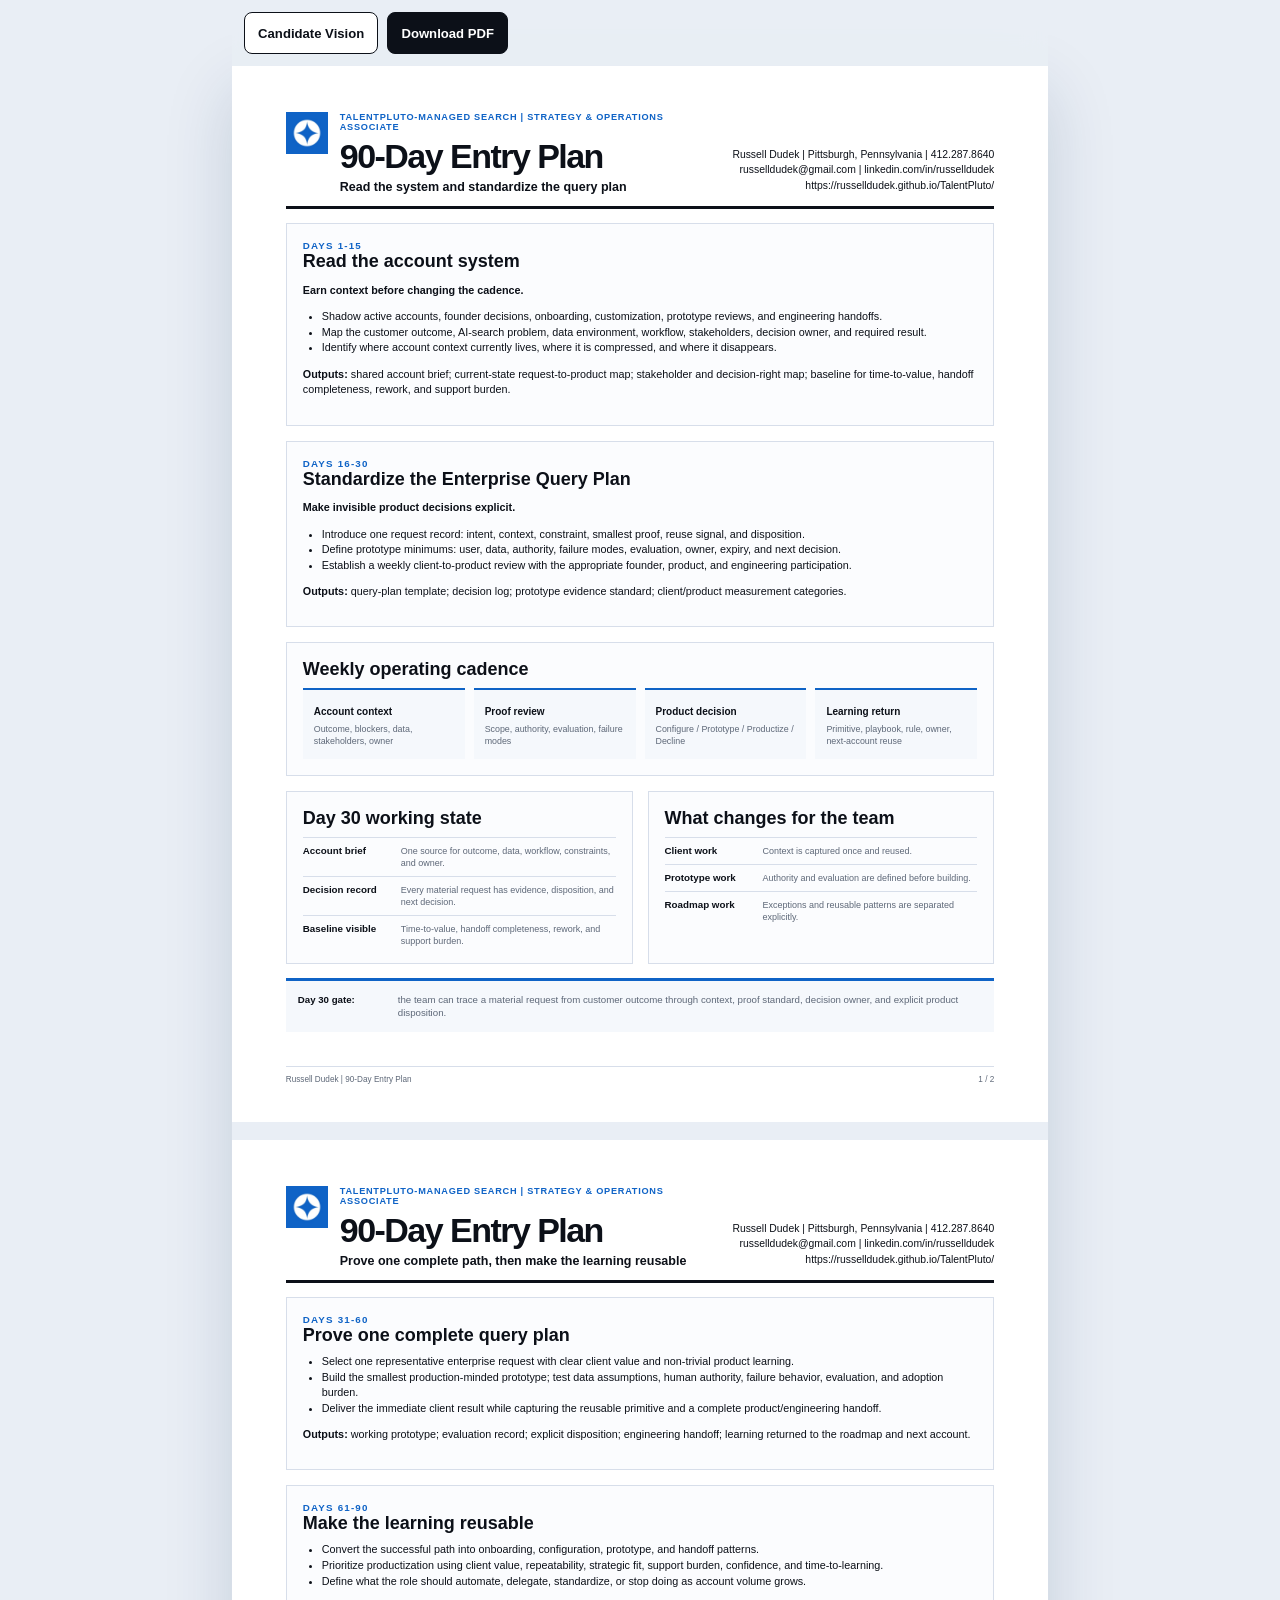
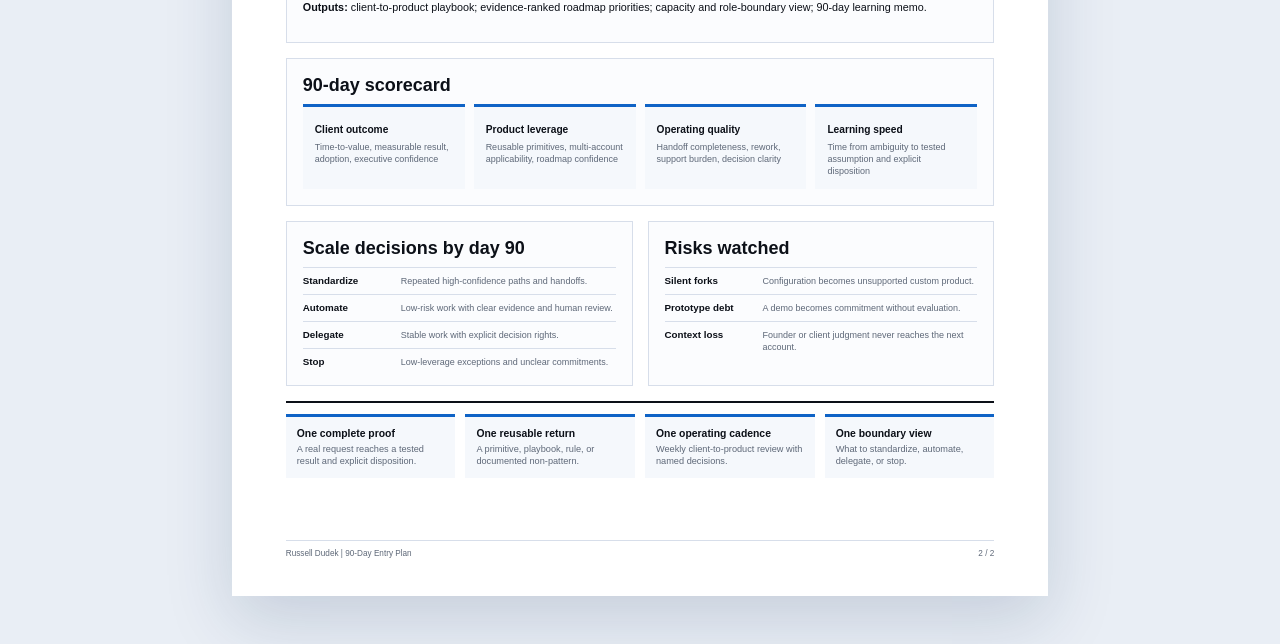
<file: entry-plan.html>
<!doctype html>
<html lang="en"><head><meta charset="utf-8"/><meta content="width=device-width,initial-scale=1" name="viewport"/><title>Russell Dudek - 90-Day Entry Plan</title><link href="docs.css" rel="stylesheet"/></head>
<body>
<div class="doc-actions"><a href="index.html">Candidate Vision</a><a download="Russell-Dudek-TalentPluto-90-Day-Plan.pdf" href="docs/Russell-Dudek-TalentPluto-90-Day-Plan.pdf">Download PDF</a></div>
<main class="doc-shell">
<section class="sheet">
<div class="doc-head"><div><div class="role-line">TalentPluto-managed search | Strategy &amp; Operations Associate</div><h1>90-Day Entry Plan</h1><div class="identity">Read the system and standardize the query plan</div></div><div class="contact">Russell Dudek | Pittsburgh, Pennsylvania | 412.287.8640<br/><a href="mailto:russelldudek@gmail.com">russelldudek@gmail.com</a> | <a href="https://www.linkedin.com/in/russelldudek">linkedin.com/in/russelldudek</a><br/><a href="https://russelldudek.github.io/TalentPluto/">https://russelldudek.github.io/TalentPluto/</a></div></div>
<div class="brief-grid">
<article class="brief-box full"><div class="phase-kicker">Days 1-15</div><h2>Read the account system</h2><p><strong>Earn context before changing the cadence.</strong></p><ul><li>Shadow active accounts, founder decisions, onboarding, customization, prototype reviews, and engineering handoffs.</li><li>Map the customer outcome, AI-search problem, data environment, workflow, stakeholders, decision owner, and required result.</li><li>Identify where account context currently lives, where it is compressed, and where it disappears.</li></ul><p><strong>Outputs:</strong> shared account brief; current-state request-to-product map; stakeholder and decision-right map; baseline for time-to-value, handoff completeness, rework, and support burden.</p></article>
<article class="brief-box full"><div class="phase-kicker">Days 16-30</div><h2>Standardize the Enterprise Query Plan</h2><p><strong>Make invisible product decisions explicit.</strong></p><ul><li>Introduce one request record: intent, context, constraint, smallest proof, reuse signal, and disposition.</li><li>Define prototype minimums: user, data, authority, failure modes, evaluation, owner, expiry, and next decision.</li><li>Establish a weekly client-to-product review with the appropriate founder, product, and engineering participation.</li></ul><p><strong>Outputs:</strong> query-plan template; decision log; prototype evidence standard; client/product measurement categories.</p></article>
<article class="brief-box full"><h2>Weekly operating cadence</h2><div class="alignment-grid"><div><b>Account context</b><span>Outcome, blockers, data, stakeholders, owner</span></div><div><b>Proof review</b><span>Scope, authority, evaluation, failure modes</span></div><div><b>Product decision</b><span>Configure / Prototype / Productize / Decline</span></div><div><b>Learning return</b><span>Primitive, playbook, rule, owner, next-account reuse</span></div></div></article>
</div>
<div class="entry-additions"><article class="brief-box"><h2>Day 30 working state</h2><div class="mini-list"><div><b>Account brief</b><span>One source for outcome, data, workflow, constraints, and owner.</span></div><div><b>Decision record</b><span>Every material request has evidence, disposition, and next decision.</span></div><div><b>Baseline visible</b><span>Time-to-value, handoff completeness, rework, and support burden.</span></div></div></article><article class="brief-box"><h2>What changes for the team</h2><div class="mini-list"><div><b>Client work</b><span>Context is captured once and reused.</span></div><div><b>Prototype work</b><span>Authority and evaluation are defined before building.</span></div><div><b>Roadmap work</b><span>Exceptions and reusable patterns are separated explicitly.</span></div></div></article></div><div class="query-use"><b>Day 30 gate:</b><span>the team can trace a material request from customer outcome through context, proof standard, decision owner, and explicit product disposition.</span></div><div class="footerline"><span>Russell Dudek | 90-Day Entry Plan</span><span>1 / 2</span></div>
</section>
<section class="sheet">
<div class="doc-head"><div><div class="role-line">TalentPluto-managed search | Strategy &amp; Operations Associate</div><h1>90-Day Entry Plan</h1><div class="identity">Prove one complete path, then make the learning reusable</div></div><div class="contact">Russell Dudek | Pittsburgh, Pennsylvania | 412.287.8640<br/><a href="mailto:russelldudek@gmail.com">russelldudek@gmail.com</a> | <a href="https://www.linkedin.com/in/russelldudek">linkedin.com/in/russelldudek</a><br/><a href="https://russelldudek.github.io/TalentPluto/">https://russelldudek.github.io/TalentPluto/</a></div></div>
<div class="brief-grid">
<article class="brief-box full"><div class="phase-kicker">Days 31-60</div><h2>Prove one complete query plan</h2><ul><li>Select one representative enterprise request with clear client value and non-trivial product learning.</li><li>Build the smallest production-minded prototype; test data assumptions, human authority, failure behavior, evaluation, and adoption burden.</li><li>Deliver the immediate client result while capturing the reusable primitive and a complete product/engineering handoff.</li></ul><p><strong>Outputs:</strong> working prototype; evaluation record; explicit disposition; engineering handoff; learning returned to the roadmap and next account.</p></article>
<article class="brief-box full"><div class="phase-kicker">Days 61-90</div><h2>Make the learning reusable</h2><ul><li>Convert the successful path into onboarding, configuration, prototype, and handoff patterns.</li><li>Prioritize productization using client value, repeatability, strategic fit, support burden, confidence, and time-to-learning.</li><li>Define what the role should automate, delegate, standardize, or stop doing as account volume grows.</li></ul><p><strong>Outputs:</strong> client-to-product playbook; evidence-ranked roadmap priorities; capacity and role-boundary view; 90-day learning memo.</p></article>
<article class="brief-box full"><h2>90-day scorecard</h2><div class="scorecard"><div class="score"><b>Client outcome</b><span>Time-to-value, measurable result, adoption, executive confidence</span></div><div class="score"><b>Product leverage</b><span>Reusable primitives, multi-account applicability, roadmap confidence</span></div><div class="score"><b>Operating quality</b><span>Handoff completeness, rework, support burden, decision clarity</span></div><div class="score"><b>Learning speed</b><span>Time from ambiguity to tested assumption and explicit disposition</span></div></div></article>
</div>
<div class="entry-additions"><article class="brief-box"><h2>Scale decisions by day 90</h2><div class="mini-list"><div><b>Standardize</b><span>Repeated high-confidence paths and handoffs.</span></div><div><b>Automate</b><span>Low-risk work with clear evidence and human review.</span></div><div><b>Delegate</b><span>Stable work with explicit decision rights.</span></div><div><b>Stop</b><span>Low-leverage exceptions and unclear commitments.</span></div></div></article><article class="brief-box"><h2>Risks watched</h2><div class="mini-list"><div><b>Silent forks</b><span>Configuration becomes unsupported custom product.</span></div><div><b>Prototype debt</b><span>A demo becomes commitment without evaluation.</span></div><div><b>Context loss</b><span>Founder or client judgment never reaches the next account.</span></div></div></article></div><div class="success-strip"><div><b>One complete proof</b><span>A real request reaches a tested result and explicit disposition.</span></div><div><b>One reusable return</b><span>A primitive, playbook, rule, or documented non-pattern.</span></div><div><b>One operating cadence</b><span>Weekly client-to-product review with named decisions.</span></div><div><b>One boundary view</b><span>What to standardize, automate, delegate, or stop.</span></div></div><div class="footerline"><span>Russell Dudek | 90-Day Entry Plan</span><span>2 / 2</span></div>
</section>
</main></body></html>
</file>
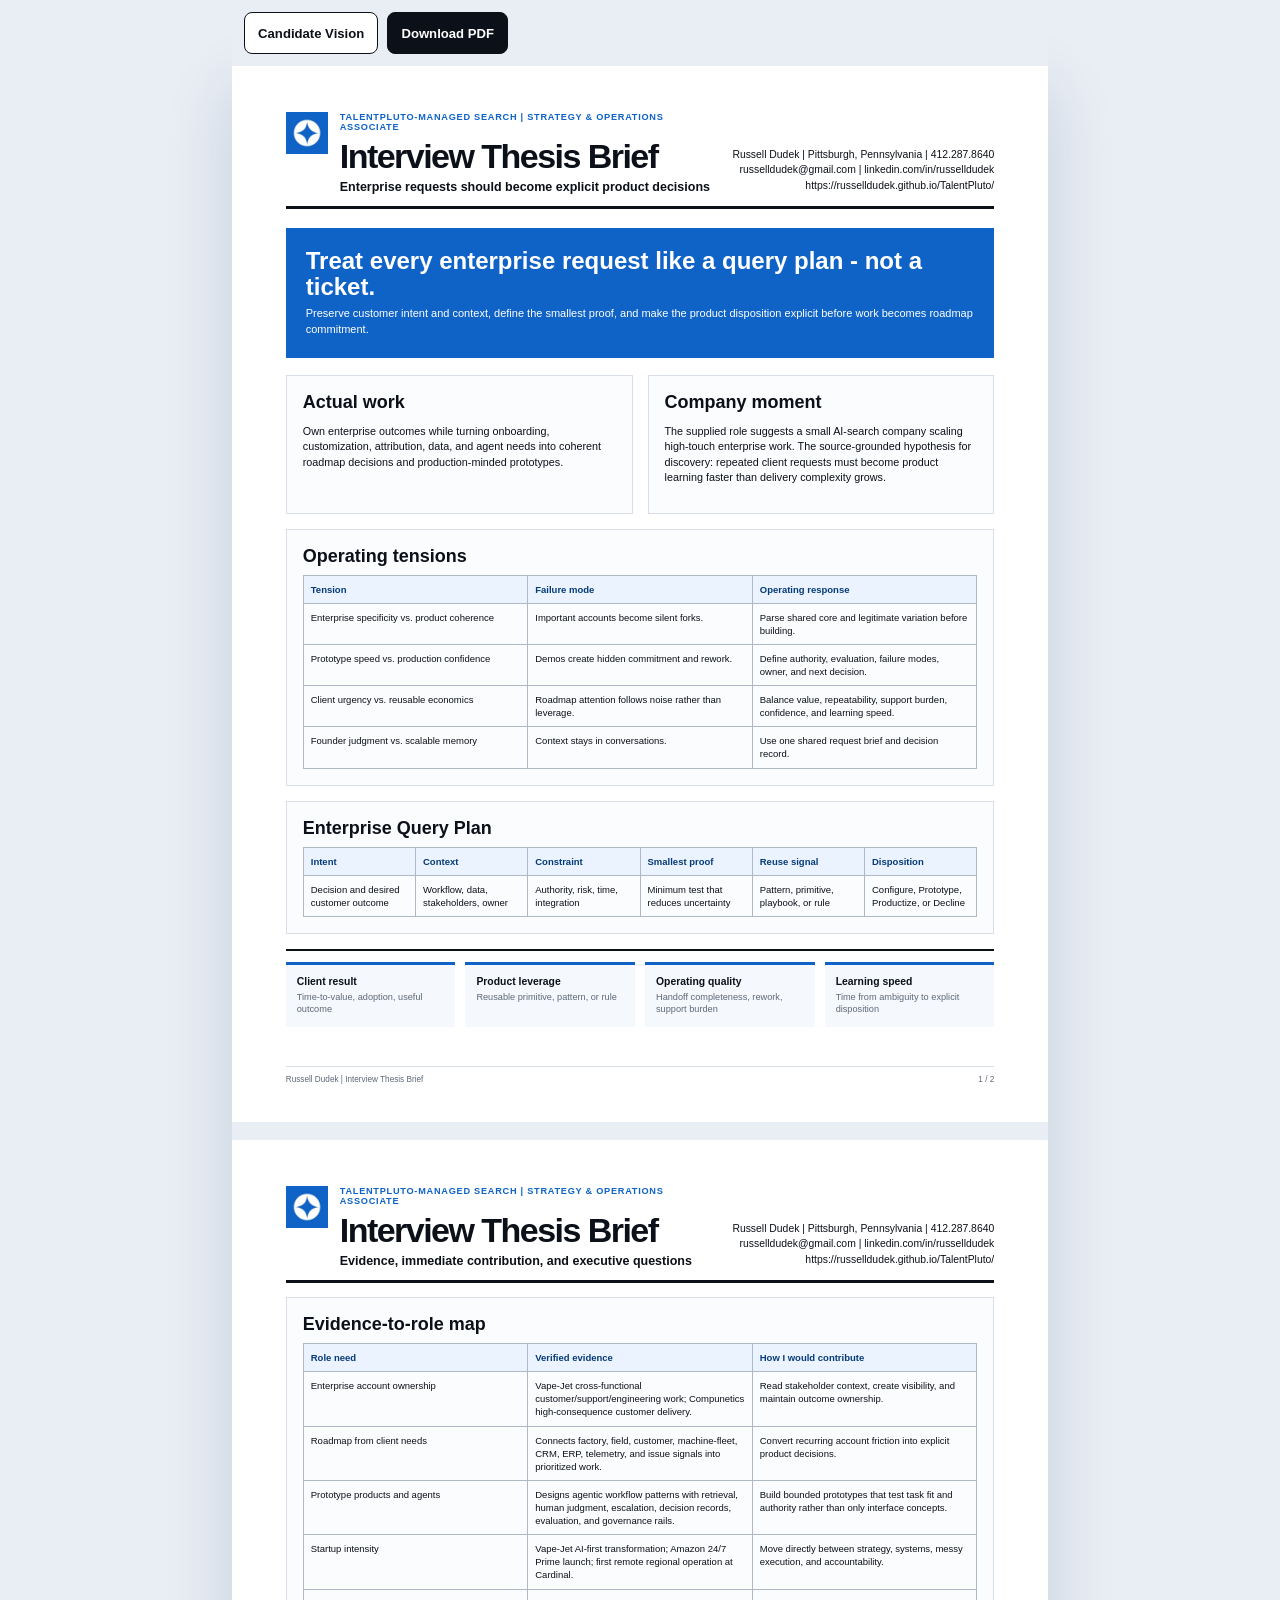
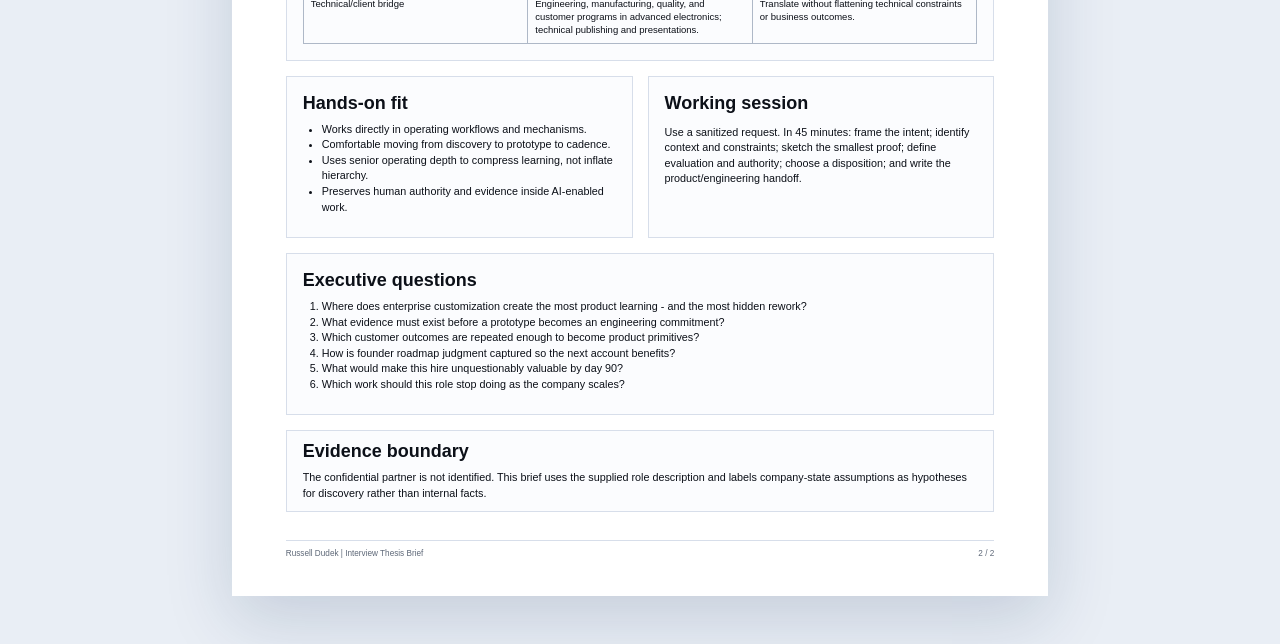
<file: interview-brief.html>
<!doctype html>
<html lang="en"><head><meta charset="utf-8"/><meta content="width=device-width,initial-scale=1" name="viewport"/><title>Russell Dudek - Interview Thesis Brief</title><link href="docs.css" rel="stylesheet"/></head>
<body>
<div class="doc-actions"><a href="index.html">Candidate Vision</a><a download="Russell-Dudek-TalentPluto-Interview-Brief.pdf" href="docs/Russell-Dudek-TalentPluto-Interview-Brief.pdf">Download PDF</a></div>
<main class="doc-shell">
<section class="sheet">
<div class="doc-head"><div><div class="role-line">TalentPluto-managed search | Strategy &amp; Operations Associate</div><h1>Interview Thesis Brief</h1><div class="identity">Enterprise requests should become explicit product decisions</div></div><div class="contact">Russell Dudek | Pittsburgh, Pennsylvania | 412.287.8640<br/><a href="mailto:russelldudek@gmail.com">russelldudek@gmail.com</a> | <a href="https://www.linkedin.com/in/russelldudek">linkedin.com/in/russelldudek</a><br/><a href="https://russelldudek.github.io/TalentPluto/">https://russelldudek.github.io/TalentPluto/</a></div></div>
<div class="callout"><h2>Treat every enterprise request like a query plan - not a ticket.</h2><p>Preserve customer intent and context, define the smallest proof, and make the product disposition explicit before work becomes roadmap commitment.</p></div>
<div class="brief-grid">
<article class="brief-box"><h2>Actual work</h2><p>Own enterprise outcomes while turning onboarding, customization, attribution, data, and agent needs into coherent roadmap decisions and production-minded prototypes.</p></article>
<article class="brief-box"><h2>Company moment</h2><p>The supplied role suggests a small AI-search company scaling high-touch enterprise work. The source-grounded hypothesis for discovery: repeated client requests must become product learning faster than delivery complexity grows.</p></article>
<article class="brief-box full"><h2>Operating tensions</h2><table class="matrix"><tr><th>Tension</th><th>Failure mode</th><th>Operating response</th></tr><tr><td data-label="Tension">Enterprise specificity vs. product coherence</td><td data-label="Failure mode">Important accounts become silent forks.</td><td data-label="Operating response">Parse shared core and legitimate variation before building.</td></tr><tr><td data-label="Tension">Prototype speed vs. production confidence</td><td data-label="Failure mode">Demos create hidden commitment and rework.</td><td data-label="Operating response">Define authority, evaluation, failure modes, owner, and next decision.</td></tr><tr><td data-label="Tension">Client urgency vs. reusable economics</td><td data-label="Failure mode">Roadmap attention follows noise rather than leverage.</td><td data-label="Operating response">Balance value, repeatability, support burden, confidence, and learning speed.</td></tr><tr><td data-label="Tension">Founder judgment vs. scalable memory</td><td data-label="Failure mode">Context stays in conversations.</td><td data-label="Operating response">Use one shared request brief and decision record.</td></tr></table></article>
<article class="brief-box full"><h2>Enterprise Query Plan</h2><table class="matrix"><tr><th>Intent</th><th>Context</th><th>Constraint</th><th>Smallest proof</th><th>Reuse signal</th><th>Disposition</th></tr><tr><td data-label="Intent">Decision and desired customer outcome</td><td data-label="Context">Workflow, data, stakeholders, owner</td><td data-label="Constraint">Authority, risk, time, integration</td><td data-label="Smallest proof">Minimum test that reduces uncertainty</td><td data-label="Reuse signal">Pattern, primitive, playbook, or rule</td><td data-label="Disposition">Configure, Prototype, Productize, or Decline</td></tr></table></article>
</div>
<div class="success-strip"><div><b>Client result</b><span>Time-to-value, adoption, useful outcome</span></div><div><b>Product leverage</b><span>Reusable primitive, pattern, or rule</span></div><div><b>Operating quality</b><span>Handoff completeness, rework, support burden</span></div><div><b>Learning speed</b><span>Time from ambiguity to explicit disposition</span></div></div><div class="footerline"><span>Russell Dudek | Interview Thesis Brief</span><span>1 / 2</span></div>
</section>
<section class="sheet">
<div class="doc-head"><div><div class="role-line">TalentPluto-managed search | Strategy &amp; Operations Associate</div><h1>Interview Thesis Brief</h1><div class="identity">Evidence, immediate contribution, and executive questions</div></div><div class="contact">Russell Dudek | Pittsburgh, Pennsylvania | 412.287.8640<br/><a href="mailto:russelldudek@gmail.com">russelldudek@gmail.com</a> | <a href="https://www.linkedin.com/in/russelldudek">linkedin.com/in/russelldudek</a><br/><a href="https://russelldudek.github.io/TalentPluto/">https://russelldudek.github.io/TalentPluto/</a></div></div>
<div class="brief-grid">
<article class="brief-box full"><h2>Evidence-to-role map</h2><table class="matrix"><tr><th>Role need</th><th>Verified evidence</th><th>How I would contribute</th></tr><tr><td data-label="Role need">Enterprise account ownership</td><td data-label="Verified evidence">Vape-Jet cross-functional customer/support/engineering work; Compunetics high-consequence customer delivery.</td><td data-label="How I would contribute">Read stakeholder context, create visibility, and maintain outcome ownership.</td></tr><tr><td data-label="Role need">Roadmap from client needs</td><td data-label="Verified evidence">Connects factory, field, customer, machine-fleet, CRM, ERP, telemetry, and issue signals into prioritized work.</td><td data-label="How I would contribute">Convert recurring account friction into explicit product decisions.</td></tr><tr><td data-label="Role need">Prototype products and agents</td><td data-label="Verified evidence">Designs agentic workflow patterns with retrieval, human judgment, escalation, decision records, evaluation, and governance rails.</td><td data-label="How I would contribute">Build bounded prototypes that test task fit and authority rather than only interface concepts.</td></tr><tr><td data-label="Role need">Startup intensity</td><td data-label="Verified evidence">Vape-Jet AI-first transformation; Amazon 24/7 Prime launch; first remote regional operation at Cardinal.</td><td data-label="How I would contribute">Move directly between strategy, systems, messy execution, and accountability.</td></tr><tr><td data-label="Role need">Technical/client bridge</td><td data-label="Verified evidence">Engineering, manufacturing, quality, and customer programs in advanced electronics; technical publishing and presentations.</td><td data-label="How I would contribute">Translate without flattening technical constraints or business outcomes.</td></tr></table></article>
<article class="brief-box"><h2>Hands-on fit</h2><ul><li>Works directly in operating workflows and mechanisms.</li><li>Comfortable moving from discovery to prototype to cadence.</li><li>Uses senior operating depth to compress learning, not inflate hierarchy.</li><li>Preserves human authority and evidence inside AI-enabled work.</li></ul></article>
<article class="brief-box"><h2>Working session</h2><p>Use a sanitized request. In 45 minutes: frame the intent; identify context and constraints; sketch the smallest proof; define evaluation and authority; choose a disposition; and write the product/engineering handoff.</p></article>
<article class="brief-box full"><h2>Executive questions</h2><ol><li>Where does enterprise customization create the most product learning - and the most hidden rework?</li><li>What evidence must exist before a prototype becomes an engineering commitment?</li><li>Which customer outcomes are repeated enough to become product primitives?</li><li>How is founder roadmap judgment captured so the next account benefits?</li><li>What would make this hire unquestionably valuable by day 90?</li><li>Which work should this role stop doing as the company scales?</li></ol></article>
<article class="brief-box full tight-final"><h2>Evidence boundary</h2><p>The confidential partner is not identified. This brief uses the supplied role description and labels company-state assumptions as hypotheses for discovery rather than internal facts.</p></article>
</div>
<div class="footerline"><span>Russell Dudek | Interview Thesis Brief</span><span>2 / 2</span></div>
</section>
</main></body></html>
</file>
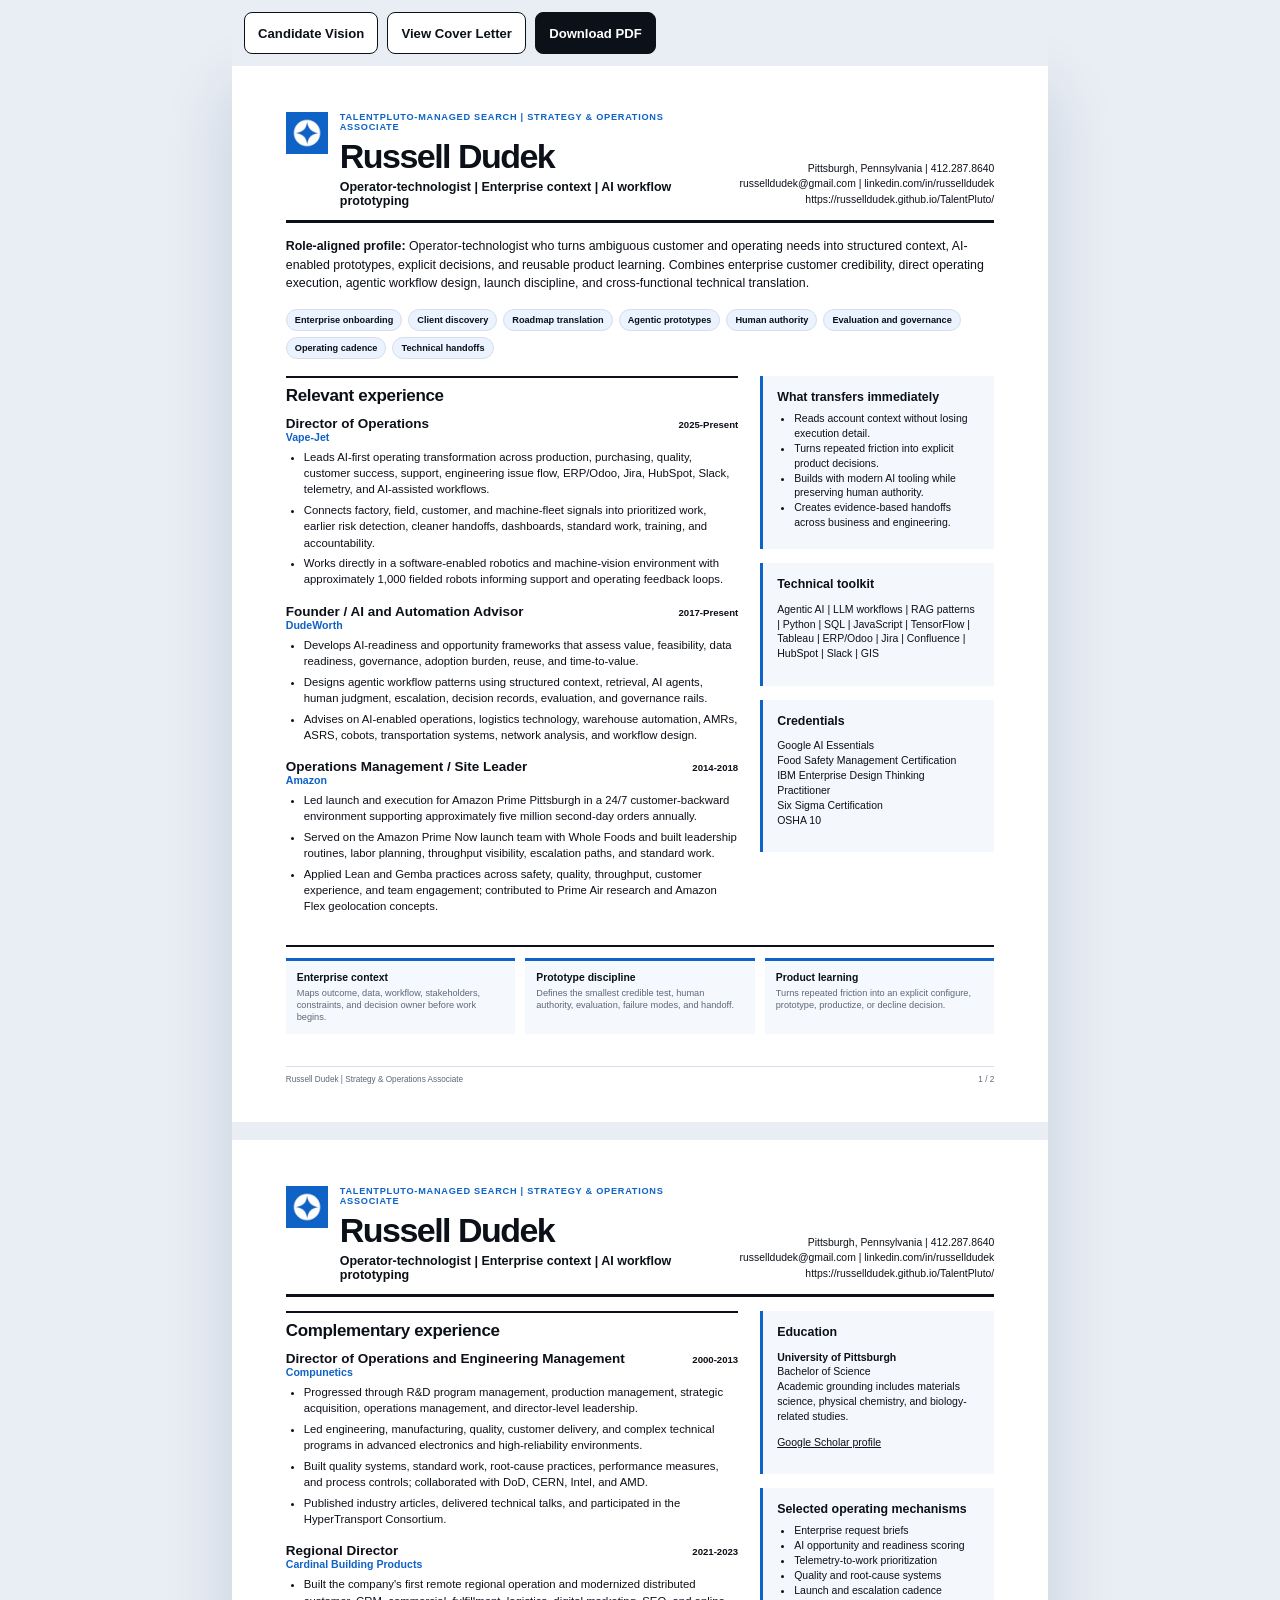
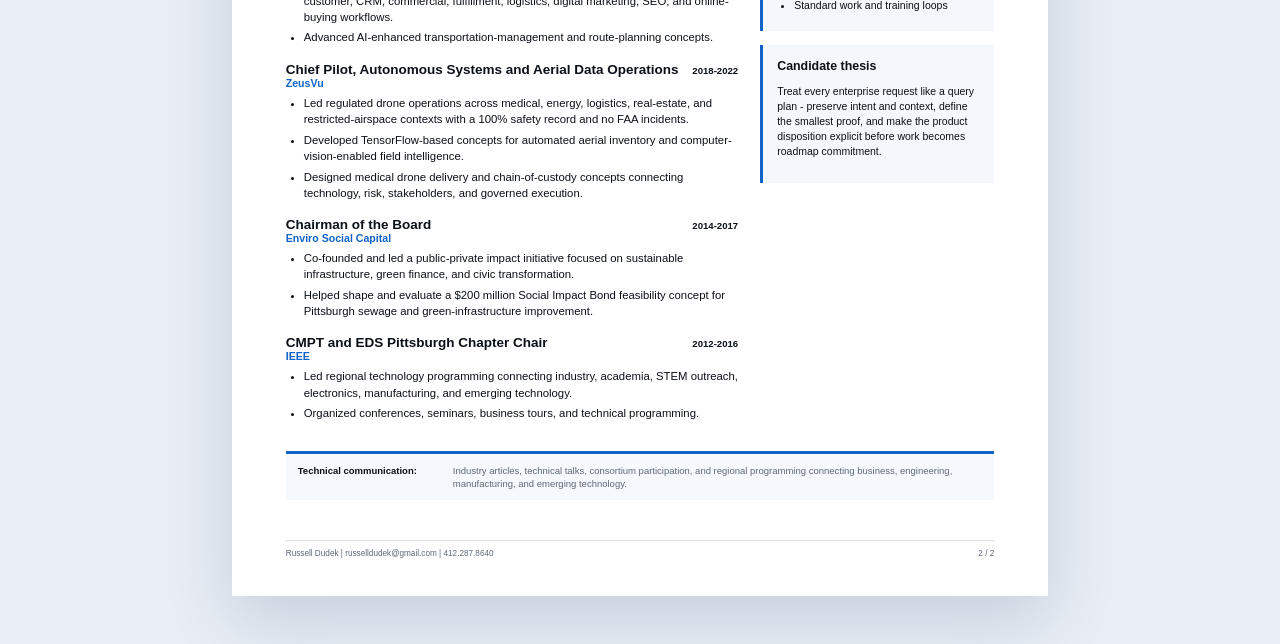
<file: resume.html>
<!doctype html>
<html lang="en"><head><meta charset="utf-8"/><meta content="width=device-width,initial-scale=1" name="viewport"/><title>Russell Dudek - Strategy &amp; Operations Associate Resume</title><link href="docs.css" rel="stylesheet"/></head>
<body>
<div class="doc-actions"><a href="index.html">Candidate Vision</a><a href="cover-letter.html">View Cover Letter</a><a download="Russell-Dudek-TalentPluto-Resume.pdf" href="docs/Russell-Dudek-TalentPluto-Resume.pdf">Download PDF</a></div>
<main class="doc-shell">
<section class="sheet">
<div class="doc-head"><div><div class="role-line">TalentPluto-managed search | Strategy &amp; Operations Associate</div><h1>Russell Dudek</h1><div class="identity">Operator-technologist | Enterprise context | AI workflow prototyping</div></div><div class="contact">Pittsburgh, Pennsylvania | 412.287.8640<br/><a href="mailto:russelldudek@gmail.com">russelldudek@gmail.com</a> | <a href="https://www.linkedin.com/in/russelldudek">linkedin.com/in/russelldudek</a><br/><a href="https://russelldudek.github.io/TalentPluto/">https://russelldudek.github.io/TalentPluto/</a></div></div>
<p class="summary"><strong>Role-aligned profile:</strong> Operator-technologist who turns ambiguous customer and operating needs into structured context, AI-enabled prototypes, explicit decisions, and reusable product learning. Combines enterprise customer credibility, direct operating execution, agentic workflow design, launch discipline, and cross-functional technical translation.</p>
<div class="cap-list"><span class="cap">Enterprise onboarding</span><span class="cap">Client discovery</span><span class="cap">Roadmap translation</span><span class="cap">Agentic prototypes</span><span class="cap">Human authority</span><span class="cap">Evaluation and governance</span><span class="cap">Operating cadence</span><span class="cap">Technical handoffs</span></div>
<div class="grid-2"><div>
<h2 class="section-title">Relevant experience</h2>
<article class="job"><div class="job-head"><div><h3>Director of Operations</h3><div class="org">Vape-Jet</div></div><span class="dates">2025-Present</span></div><ul><li>Leads AI-first operating transformation across production, purchasing, quality, customer success, support, engineering issue flow, ERP/Odoo, Jira, HubSpot, Slack, telemetry, and AI-assisted workflows.</li><li>Connects factory, field, customer, and machine-fleet signals into prioritized work, earlier risk detection, cleaner handoffs, dashboards, standard work, training, and accountability.</li><li>Works directly in a software-enabled robotics and machine-vision environment with approximately 1,000 fielded robots informing support and operating feedback loops.</li></ul></article>
<article class="job"><div class="job-head"><div><h3>Founder / AI and Automation Advisor</h3><div class="org">DudeWorth</div></div><span class="dates">2017-Present</span></div><ul><li>Develops AI-readiness and opportunity frameworks that assess value, feasibility, data readiness, governance, adoption burden, reuse, and time-to-value.</li><li>Designs agentic workflow patterns using structured context, retrieval, AI agents, human judgment, escalation, decision records, evaluation, and governance rails.</li><li>Advises on AI-enabled operations, logistics technology, warehouse automation, AMRs, ASRS, cobots, transportation systems, network analysis, and workflow design.</li></ul></article>
<article class="job"><div class="job-head"><div><h3>Operations Management / Site Leader</h3><div class="org">Amazon</div></div><span class="dates">2014-2018</span></div><ul><li>Led launch and execution for Amazon Prime Pittsburgh in a 24/7 customer-backward environment supporting approximately five million second-day orders annually.</li><li>Served on the Amazon Prime Now launch team with Whole Foods and built leadership routines, labor planning, throughput visibility, escalation paths, and standard work.</li><li>Applied Lean and Gemba practices across safety, quality, throughput, customer experience, and team engagement; contributed to Prime Air research and Amazon Flex geolocation concepts.</li></ul></article>
</div><aside>
<div class="side-box"><h3>What transfers immediately</h3><ul><li>Reads account context without losing execution detail.</li><li>Turns repeated friction into explicit product decisions.</li><li>Builds with modern AI tooling while preserving human authority.</li><li>Creates evidence-based handoffs across business and engineering.</li></ul></div>
<div class="side-box"><h3>Technical toolkit</h3><p>Agentic AI | LLM workflows | RAG patterns | Python | SQL | JavaScript | TensorFlow | Tableau | ERP/Odoo | Jira | Confluence | HubSpot | Slack | GIS</p></div>
<div class="side-box"><h3>Credentials</h3><p>Google AI Essentials<br/>Food Safety Management Certification<br/>IBM Enterprise Design Thinking Practitioner<br/>Six Sigma Certification<br/>OSHA 10</p></div>
</aside></div>
<div class="resume-impact"><div><b>Enterprise context</b><span>Maps outcome, data, workflow, stakeholders, constraints, and decision owner before work begins.</span></div><div><b>Prototype discipline</b><span>Defines the smallest credible test, human authority, evaluation, failure modes, and handoff.</span></div><div><b>Product learning</b><span>Turns repeated friction into an explicit configure, prototype, productize, or decline decision.</span></div></div><div class="footerline"><span>Russell Dudek | Strategy &amp; Operations Associate</span><span>1 / 2</span></div>
</section>
<section class="sheet">
<div class="doc-head"><div><div class="role-line">TalentPluto-managed search | Strategy &amp; Operations Associate</div><h1>Russell Dudek</h1><div class="identity">Operator-technologist | Enterprise context | AI workflow prototyping</div></div><div class="contact">Pittsburgh, Pennsylvania | 412.287.8640<br/><a href="mailto:russelldudek@gmail.com">russelldudek@gmail.com</a> | <a href="https://www.linkedin.com/in/russelldudek">linkedin.com/in/russelldudek</a><br/><a href="https://russelldudek.github.io/TalentPluto/">https://russelldudek.github.io/TalentPluto/</a></div></div>
<div class="grid-2"><div>
<h2 class="section-title">Complementary experience</h2>
<article class="job"><div class="job-head"><div><h3>Director of Operations and Engineering Management</h3><div class="org">Compunetics</div></div><span class="dates">2000-2013</span></div><ul><li>Progressed through R&amp;D program management, production management, strategic acquisition, operations management, and director-level leadership.</li><li>Led engineering, manufacturing, quality, customer delivery, and complex technical programs in advanced electronics and high-reliability environments.</li><li>Built quality systems, standard work, root-cause practices, performance measures, and process controls; collaborated with DoD, CERN, Intel, and AMD.</li><li>Published industry articles, delivered technical talks, and participated in the HyperTransport Consortium.</li></ul></article>
<article class="job"><div class="job-head"><div><h3>Regional Director</h3><div class="org">Cardinal Building Products</div></div><span class="dates">2021-2023</span></div><ul><li>Built the company's first remote regional operation and modernized distributed customer, CRM, commercial, fulfillment, logistics, digital marketing, SEO, and online-buying workflows.</li><li>Advanced AI-enhanced transportation-management and route-planning concepts.</li></ul></article>
<article class="job"><div class="job-head"><div><h3>Chief Pilot, Autonomous Systems and Aerial Data Operations</h3><div class="org">ZeusVu</div></div><span class="dates">2018-2022</span></div><ul><li>Led regulated drone operations across medical, energy, logistics, real-estate, and restricted-airspace contexts with a 100% safety record and no FAA incidents.</li><li>Developed TensorFlow-based concepts for automated aerial inventory and computer-vision-enabled field intelligence.</li><li>Designed medical drone delivery and chain-of-custody concepts connecting technology, risk, stakeholders, and governed execution.</li></ul></article>
<article class="job"><div class="job-head"><div><h3>Chairman of the Board</h3><div class="org">Enviro Social Capital</div></div><span class="dates">2014-2017</span></div><ul><li>Co-founded and led a public-private impact initiative focused on sustainable infrastructure, green finance, and civic transformation.</li><li>Helped shape and evaluate a $200 million Social Impact Bond feasibility concept for Pittsburgh sewage and green-infrastructure improvement.</li></ul></article><article class="job"><div class="job-head"><div><h3>CMPT and EDS Pittsburgh Chapter Chair</h3><div class="org">IEEE</div></div><span class="dates">2012-2016</span></div><ul><li>Led regional technology programming connecting industry, academia, STEM outreach, electronics, manufacturing, and emerging technology.</li><li>Organized conferences, seminars, business tours, and technical programming.</li></ul></article>
</div><aside>
<div class="side-box"><h3>Education</h3><p><strong>University of Pittsburgh</strong><br/>Bachelor of Science<br/>Academic grounding includes materials science, physical chemistry, and biology-related studies.</p><p><a href="https://scholar.google.com/citations?user=yHQSVd8AAAAJ&amp;hl=en">Google Scholar profile</a></p></div>
<div class="side-box"><h3>Selected operating mechanisms</h3><ul><li>Enterprise request briefs</li><li>AI opportunity and readiness scoring</li><li>Telemetry-to-work prioritization</li><li>Quality and root-cause systems</li><li>Launch and escalation cadence</li><li>Standard work and training loops</li></ul></div>
<div class="side-box"><h3>Candidate thesis</h3><p>Treat every enterprise request like a query plan - preserve intent and context, define the smallest proof, and make the product disposition explicit before work becomes roadmap commitment.</p></div>
</aside></div>
<div class="resume-note"><b>Technical communication:</b><span>Industry articles, technical talks, consortium participation, and regional programming connecting business, engineering, manufacturing, and emerging technology.</span></div><div class="footerline"><span>Russell Dudek | russelldudek@gmail.com | 412.287.8640</span><span>2 / 2</span></div>
</section>
</main>
</body></html>
</file>
<file: styles.css>
:root{--blue:#2468c4;--blue-deep:#0e3470;--blue-soft:#dbeafe;--ink:#0b1020;--paper:#f4f7fb;--white:#ffffff;--lime:#d9ff4f;--muted:#5f6878;--line:#cfd8e6;--max:1240px;--ease:cubic-bezier(.2,.8,.2,1)}
*{box-sizing:border-box}html{scroll-behavior:smooth}body{margin:0;background:var(--paper);color:var(--ink);font-family:"Avenir Next","Segoe UI",Helvetica,Arial,sans-serif;line-height:1.5}a{color:inherit}button,a{touch-action:manipulation}.skip-link{position:fixed;left:1rem;top:-5rem;z-index:100;background:var(--white);padding:.75rem 1rem;border:2px solid var(--ink);border-radius:.4rem}.skip-link:focus{top:1rem}
.site-header{position:sticky;top:0;z-index:50;display:flex;align-items:center;justify-content:space-between;gap:2rem;padding:1rem max(1.25rem,calc((100vw - var(--max))/2));background:rgba(244,247,251,.9);backdrop-filter:blur(18px);border-bottom:1px solid rgba(11,16,32,.1)}.identity{display:flex;align-items:center;gap:.85rem;text-decoration:none;min-width:0}.identity img{width:46px;height:46px;border-radius:50%;box-shadow:0 0 0 1px rgba(11,16,32,.12)}.identity span{display:grid;line-height:1.1}.identity b{font-size:1.05rem;letter-spacing:-.02em}.identity small{margin-top:.3rem;color:var(--muted);font-size:.66rem;text-transform:uppercase;letter-spacing:.1em;white-space:nowrap}nav{display:flex;align-items:center;gap:1.35rem}nav a{text-decoration:none;font-size:.84rem;font-weight:700}nav a:hover{text-decoration:underline;text-underline-offset:.28rem}.nav-cta{padding:.62rem 1rem;border-radius:999px;background:var(--ink);color:var(--white)}
.hero{position:relative;max-width:var(--max);margin:auto;min-height:820px;padding:6.5rem 1.5rem 5.5rem;display:grid;grid-template-columns:minmax(0,1.03fr) minmax(460px,.97fr);align-items:center;gap:5rem;overflow:hidden}.hero:before{content:"";position:absolute;width:580px;height:580px;border:1px solid rgba(36,104,196,.17);border-radius:50%;right:-220px;top:50px;box-shadow:0 0 0 95px rgba(36,104,196,.035),0 0 0 190px rgba(36,104,196,.025);pointer-events:none}.role-line,.section-heading>p,.band-intro>p,.questions-copy>p,.closing-section>div>p{margin:0 0 1.2rem;color:var(--blue);font-size:.75rem;font-weight:800;text-transform:uppercase;letter-spacing:.15em}h1,h2,h3,p{overflow-wrap:anywhere}h1{margin:0;max-width:9.2ch;font-size:clamp(4rem,7vw,7.6rem);line-height:.86;letter-spacing:-.075em;font-weight:800}.hero-lede{max-width:700px;margin:2rem 0 0;font-size:clamp(1.05rem,1.55vw,1.3rem);line-height:1.55;color:#374154}.hero-actions{display:flex;gap:.9rem;flex-wrap:wrap;margin-top:2.2rem}.button{display:inline-flex;align-items:center;justify-content:center;min-height:48px;padding:.78rem 1.1rem;border:1.5px solid var(--ink);border-radius:8px;text-decoration:none;font-weight:800;transition:transform .2s var(--ease),box-shadow .2s var(--ease),background .2s}.button:hover{transform:translateY(-2px);box-shadow:0 10px 24px rgba(11,16,32,.14)}.button-primary{background:var(--ink);color:var(--white)}.button-ghost{background:transparent}.button-light{background:var(--white);color:var(--ink)}.proof-line{display:flex;flex-wrap:wrap;gap:.55rem 1.4rem;margin-top:3.1rem;padding-top:1.2rem;border-top:1px solid var(--line)}.proof-line span{font-size:.76rem;font-weight:800;color:var(--muted)}
.hero-system{position:relative;min-height:590px;display:grid;place-items:center}.system-orbit{position:relative;width:min(520px,100%);aspect-ratio:1;filter:drop-shadow(0 25px 35px rgba(14,52,112,.16))}.orbit-ring{position:absolute;inset:50%;border:1px solid rgba(36,104,196,.45);border-radius:50%;transform:translate(-50%,-50%)}.ring-one{width:92%;height:92%}.ring-two{width:68%;height:68%;border-style:dashed}.ring-three{width:42%;height:42%}.orbit-core{position:absolute;left:50%;top:50%;width:112px;height:112px;transform:translate(-50%,-50%);border-radius:50%;background:var(--white);display:grid;place-items:center;box-shadow:0 18px 40px rgba(14,52,112,.2)}.orbit-core img{width:100%;height:100%;border-radius:50%}.orbit-node{position:absolute;width:128px;min-height:82px;padding:1rem;border:1px solid rgba(11,16,32,.18);background:rgba(255,255,255,.94);box-shadow:0 14px 38px rgba(14,52,112,.14)}.orbit-node span{display:block;color:var(--blue);font-size:.62rem;font-weight:900;letter-spacing:.14em}.orbit-node strong{display:block;margin-top:.4rem;font-size:1.08rem}.node-client{left:50%;top:0;transform:translateX(-50%)}.node-context{right:0;top:50%;transform:translateY(-50%)}.node-prototype{left:50%;bottom:0;transform:translateX(-50%)}.node-product{left:0;top:50%;transform:translateY(-50%)}.signal{position:absolute;width:11px;height:11px;border-radius:50%;background:var(--lime);box-shadow:0 0 0 6px rgba(217,255,79,.22);left:50%;top:4%;transform-origin:0 246px;animation:orbit 8s linear infinite}.signal-b{animation-delay:-4s;background:var(--blue)}.system-caption{position:absolute;left:50%;bottom:-.8rem;transform:translateX(-50%);width:min(390px,92%);margin:0;padding:1rem 1.1rem;background:var(--ink);color:var(--white);font-size:.85rem;box-shadow:0 16px 36px rgba(11,16,32,.25)}
.pressure-band{background:var(--blue);color:var(--white);padding:6.5rem max(1.5rem,calc((100vw - var(--max))/2));display:grid;grid-template-columns:.85fr 1.15fr;gap:6rem;align-items:end}.band-intro>p{color:var(--lime)}.band-intro h2{font-size:clamp(2.8rem,5vw,5.4rem);line-height:.94;letter-spacing:-.06em;margin:0;max-width:10ch}.tension-rail{display:grid;grid-template-columns:1fr auto 1fr;gap:1.5rem;align-items:center}.tension-rail article{padding-top:1.2rem;border-top:1px solid rgba(255,255,255,.55)}.tension-rail article>span{font-size:.68rem;letter-spacing:.15em;color:var(--lime);font-weight:900}.tension-rail h3{font-size:1.45rem;margin:.7rem 0}.tension-rail p{margin:0;color:rgba(255,255,255,.8)}.rail-arrow{font-size:2rem;color:var(--lime)}
.system-section,.entry-section{max-width:var(--max);margin:auto;padding:8rem 1.5rem}.section-heading{max-width:920px}.section-heading h2,.questions-copy h2,.closing-section h2{font-size:clamp(3rem,5.7vw,6rem);line-height:.92;letter-spacing:-.065em;margin:0}.section-intro{max-width:760px;margin:1.6rem 0 0;color:var(--muted);font-size:1.12rem}.scenario-bar{display:flex;gap:.7rem;flex-wrap:wrap;margin:3.4rem 0 1.5rem}.scenario-bar button{appearance:none;border:1px solid var(--line);background:var(--white);padding:.78rem 1rem;border-radius:999px;font:inherit;font-size:.84rem;font-weight:800;cursor:pointer}.scenario-bar button[aria-pressed="true"]{border-color:var(--ink);background:var(--ink);color:var(--white)}.translator{position:relative;display:grid;grid-template-columns:repeat(4,1fr);gap:0;background:var(--white);border:1px solid var(--line);box-shadow:0 30px 80px rgba(14,52,112,.12);overflow:hidden}.translation-stage{position:relative;min-height:280px;padding:2rem 1.55rem;border-right:1px solid var(--line);transition:background .35s var(--ease),transform .35s var(--ease)}.translation-stage:last-of-type{border-right:0}.translation-stage.active{background:var(--blue-soft)}.stage-index{width:34px;height:34px;border-radius:50%;display:grid;place-items:center;background:var(--blue);color:var(--white);font-size:.72rem;font-weight:900}.translation-stage p{margin:3.2rem 0 .55rem;color:var(--blue);font-size:.66rem;font-weight:900;letter-spacing:.14em}.translation-stage h3{margin:0 0 .8rem;font-size:1.3rem;line-height:1.08}.translation-stage span{color:var(--muted);font-size:.92rem}.translation-spine{position:absolute;left:0;right:0;top:48px;height:2px;background:var(--line)}.translation-spine span{display:block;width:25%;height:100%;background:var(--blue);transition:width .65s var(--ease)}.decision-output{grid-column:1/-1;background:var(--ink);color:var(--white);padding:2rem;display:grid;grid-template-columns:1.05fr 1.95fr;gap:2rem;align-items:center}.output-label{font-size:.68rem;font-weight:900;letter-spacing:.14em;text-transform:uppercase;color:var(--lime)}.decision-output>strong{font-size:clamp(1.4rem,2.5vw,2.2rem);line-height:1.05}.output-grid{grid-column:1/-1;display:grid;grid-template-columns:repeat(3,1fr);border-top:1px solid rgba(255,255,255,.2);padding-top:1.25rem}.output-grid div{padding-right:1rem}.output-grid span{display:block;color:rgba(255,255,255,.6);font-size:.68rem;text-transform:uppercase;letter-spacing:.1em}.output-grid b{display:block;margin-top:.4rem;font-size:.88rem}
.evidence-section{background:var(--ink);color:var(--white);padding:8rem max(1.5rem,calc((100vw - var(--max))/2))}.light-heading>p{color:var(--lime)}.light-heading{max-width:980px}.evidence-track{margin-top:4rem;border-top:1px solid rgba(255,255,255,.22)}.evidence-track article{display:grid;grid-template-columns:190px 1.1fr 1.2fr auto;gap:2rem;align-items:start;padding:2.15rem 0;border-bottom:1px solid rgba(255,255,255,.18)}.evidence-meta{display:grid;gap:.35rem}.evidence-meta span{color:rgba(255,255,255,.58);font-size:.72rem}.evidence-meta b{font-size:.95rem}.evidence-track h3{margin:0;font-size:1.4rem;line-height:1.15;max-width:20ch}.evidence-track p{margin:0;color:rgba(255,255,255,.68);font-size:.94rem}.evidence-tag{color:var(--lime);font-size:.7rem;font-weight:900;text-transform:uppercase;letter-spacing:.1em;white-space:nowrap}.entry-map{position:relative;display:grid;grid-template-columns:repeat(4,1fr);gap:0;margin-top:4rem}.entry-map:before{content:"";position:absolute;left:0;right:0;top:17px;height:2px;background:var(--blue)}.entry-map article{position:relative;padding:3.2rem 2rem 0 0}.entry-map article:before{content:"";position:absolute;top:8px;left:0;width:18px;height:18px;background:var(--paper);border:4px solid var(--blue);border-radius:50%}.entry-map span{color:var(--blue);font-size:.72rem;font-weight:900;text-transform:uppercase;letter-spacing:.12em}.entry-map h3{font-size:1.35rem;margin:.8rem 0}.entry-map p{margin:0;color:var(--muted)}.questions-section{display:grid;grid-template-columns:.85fr 1.15fr;gap:6rem;background:var(--white);padding:8rem max(1.5rem,calc((100vw - var(--max))/2))}.questions-copy>p{color:var(--blue)}.questions-section ol{counter-reset:q;margin:0;padding:0;list-style:none;border-top:1px solid var(--line)}.questions-section li{counter-increment:q;position:relative;padding:1.55rem 1rem 1.55rem 4rem;border-bottom:1px solid var(--line);font-size:1.05rem;font-weight:700}.questions-section li:before{content:"0" counter(q);position:absolute;left:0;top:1.55rem;color:var(--blue);font-size:.72rem;font-weight:900;letter-spacing:.1em}.closing-section{background:var(--blue);color:var(--white);padding:7rem max(1.5rem,calc((100vw - var(--max))/2));display:flex;justify-content:space-between;gap:4rem;align-items:end}.closing-section>div>p{color:var(--lime)}.closing-actions{display:flex;flex-wrap:wrap;align-items:center;gap:1.25rem}.text-link{font-weight:800;text-underline-offset:.25rem}footer{background:var(--ink);color:var(--white);padding:2.6rem max(1.5rem,calc((100vw - var(--max))/2));display:grid;grid-template-columns:1fr 1fr;gap:1.5rem 3rem;font-size:.82rem}footer>div{display:grid;gap:.35rem}footer>div:nth-child(2){justify-items:end}footer>div:nth-child(2) a{display:block}footer span,footer p{color:rgba(255,255,255,.6)}footer p{grid-column:1/-1;margin:0;padding-top:1.2rem;border-top:1px solid rgba(255,255,255,.16)}
@keyframes orbit{to{transform:rotate(360deg)}}
@media(max-width:1000px){nav a:not(.nav-cta){display:none}.hero{grid-template-columns:1fr;gap:2rem;min-height:auto}.hero-system{min-height:560px}.pressure-band,.questions-section{grid-template-columns:1fr;gap:3.5rem}.tension-rail{max-width:760px}.translator{grid-template-columns:1fr 1fr}.translation-stage:nth-of-type(2){border-right:0}.translation-stage{border-bottom:1px solid var(--line)}.translation-spine{display:none}.evidence-track article{grid-template-columns:150px 1fr}.evidence-track p{grid-column:2}.evidence-tag{grid-column:2;white-space:normal}.entry-map{grid-template-columns:1fr 1fr;gap:2rem}.entry-map:before{display:none}.entry-map article{padding:2rem 1.2rem;border-top:2px solid var(--blue)}.entry-map article:before{display:none}}
@media(max-width:640px){.site-header{padding:.75rem 1rem}.identity small{display:none}.identity img{width:40px;height:40px}.hero{padding:4rem 1rem}.hero h1{font-size:clamp(3.5rem,17vw,5.8rem)}.hero-system{min-height:440px}.system-orbit{width:390px;max-width:96%}.orbit-node{width:100px;min-height:66px;padding:.7rem}.orbit-node strong{font-size:.88rem}.orbit-core{width:88px;height:88px}.system-caption{bottom:-1rem}.pressure-band,.system-section,.evidence-section,.entry-section,.questions-section,.closing-section{padding:5rem 1rem}.tension-rail{grid-template-columns:1fr}.rail-arrow{transform:rotate(90deg);justify-self:start}.translator{grid-template-columns:1fr}.translation-stage{border-right:0;min-height:auto;padding:1.35rem}.translation-stage p{margin:1.3rem 0 .35rem}.decision-output{grid-template-columns:1fr}.output-grid{grid-template-columns:1fr;gap:1rem}.evidence-track article{grid-template-columns:1fr;gap:.8rem}.evidence-track p,.evidence-tag{grid-column:1}.entry-map{grid-template-columns:1fr}.closing-section{display:block}.closing-actions{margin-top:2.5rem}footer{grid-template-columns:1fr}footer>div:nth-child(2){justify-items:start}}
@media(prefers-reduced-motion:reduce){html{scroll-behavior:auto}*,*:before,*:after{animation:none!important;transition:none!important}.signal{display:none}}
.site-header .nav{width:100%;max-width:var(--max);margin:0 auto;padding:0;display:flex;align-items:center;justify-content:space-between;gap:1.5rem}.brand-lockup{display:flex;align-items:center;gap:.8rem;text-decoration:none}.brand-lockup img{width:46px;height:46px;object-fit:contain;border-radius:50%}.brand-lockup span{font-size:.66rem;line-height:1.25;text-transform:uppercase;letter-spacing:.1em;color:var(--muted)}.nav-links{display:flex;align-items:center;gap:1rem}.nav-links a{text-decoration:none;font-size:.82rem;font-weight:800}.pill{padding:.62rem 1rem;border-radius:999px;background:var(--ink);color:var(--white)}.eyebrow{color:var(--blue);font-size:.72rem;font-weight:900;letter-spacing:.14em;text-transform:uppercase}

/* User-reviewed hero geometry correction: caption follows the orbit instead of covering it. */
.hero-system{min-height:680px;grid-template-rows:auto auto;align-content:center;gap:28px}
.system-caption{position:relative;left:auto;bottom:auto;transform:none;width:min(430px,92%);margin:0;z-index:3}
@media(max-width:1000px){.hero-system{min-height:650px}}
@media(max-width:640px){.hero-system{min-height:auto;gap:24px;padding-bottom:1rem}.system-caption{bottom:auto;width:min(100%,390px)}}
</file>
<file: responsive-typography.css>
/* Responsive type guard: headings wrap only between words. */
h1,
h2,
h3 {
  overflow-wrap: normal;
  word-break: normal;
  hyphens: none;
}

p {
  overflow-wrap: break-word;
  word-break: normal;
}

.hero h1 {
  max-width: 11.5ch;
  text-wrap: balance;
}

.band-intro h2 {
  max-width: 14ch;
  text-wrap: balance;
}

@media (max-width: 640px) {
  .hero h1 {
    max-width: 100%;
    font-size: clamp(3rem, 14.5vw, 4.75rem);
    line-height: 0.92;
    letter-spacing: -0.06em;
    text-wrap: balance;
  }
}
</file>
<file: docs.css>
:root{--tp-blue:#0f63c6;--tp-blue-deep:#073b78;--tp-blue-pale:#eaf3ff;--tp-ink:#0c1018;--tp-paper:#f6f8fb;--tp-white:#fff;--tp-muted:#5e6878;--tp-line:#d7deea;--tp-soft-line:#e9edf4}
@page{size:Letter;margin:0}
*{box-sizing:border-box}
body{margin:0;background:#e9eef5;color:var(--tp-ink);font-family:"Avenir Next","Segoe UI",Helvetica,Arial,sans-serif}
a{color:inherit}
.doc-actions{position:sticky;top:0;z-index:20;max-width:8.5in;margin:0 auto;padding:12px;display:flex;gap:9px;flex-wrap:wrap;background:rgba(233,238,245,.92);backdrop-filter:blur(12px)}
.doc-actions a{display:inline-flex;align-items:center;min-height:42px;padding:.62rem .82rem;border:1px solid var(--tp-ink);border-radius:8px;background:var(--tp-white);text-decoration:none;font-size:.82rem;font-weight:800}.doc-actions a:last-child{background:var(--tp-ink);color:var(--tp-white)}
.doc-shell{max-width:8.5in;margin:0 auto 48px;box-shadow:0 24px 64px rgba(13,42,84,.16)}
.sheet{width:8.5in;min-height:11in;height:auto;margin:0 auto 18px;padding:.48in .56in .4in;position:relative;display:flex;flex-direction:column;overflow:visible;background:var(--tp-white)}.sheet:last-child{margin-bottom:0}
.doc-head{position:relative;display:grid;grid-template-columns:1fr auto;gap:22px;align-items:end;margin-bottom:14px;padding:0 0 12px 54px;border-bottom:3px solid var(--tp-ink);background:url('assets/brand/talentpluto-logo.jpg') no-repeat 0 0/42px 42px}.doc-head h1{margin:0;font-size:34px;line-height:1;letter-spacing:-.045em}.doc-head .identity{margin-top:7px;font-size:12.5px;font-weight:800}.contact{text-align:right;font-size:10.4px;line-height:1.52}.contact a{text-decoration:none}.role-line{display:block;margin-bottom:7px;color:var(--tp-blue);font-size:9.2px;font-weight:900;letter-spacing:.08em;text-transform:uppercase}
.summary{margin:0 0 16px;font-size:12.4px;line-height:1.5}.cap-list{display:flex;flex-wrap:wrap;gap:6px;margin-bottom:17px}.cap{padding:5px 8px;border:1px solid var(--tp-line);border-radius:999px;background:var(--tp-blue-pale);font-size:9.2px;font-weight:800}
.grid-2{display:grid;grid-template-columns:1.45fr .75fr;gap:22px;align-items:start}.section-title{margin:0 0 10px;padding-top:8px;border-top:2px solid var(--tp-ink);font-size:17px;letter-spacing:-.02em}.job{margin-bottom:16px}.job-head{display:flex;justify-content:space-between;gap:10px;align-items:baseline}.job h3{margin:0;font-size:13.5px}.job .dates{font-size:9.6px;font-weight:800;white-space:nowrap}.job .org{color:var(--tp-blue);font-size:10.6px;font-weight:900}.job ul{margin:6px 0 0;padding-left:18px}.job li{margin:4.5px 0;font-size:11.35px;line-height:1.43}
.side-box{margin-bottom:14px;padding:14px;border-left:3px solid var(--tp-blue);background:#f4f7fb}.side-box h3{margin:0 0 7px;font-size:12.4px}.side-box p,.side-box li{font-size:10.5px;line-height:1.42}.side-box ul{margin:5px 0;padding-left:17px}.footerline{display:grid;grid-template-columns:1fr auto;gap:12px;margin-top:auto;padding-top:8px;border-top:1px solid var(--tp-line);color:var(--tp-muted);font-size:8.2px}
.cover-body{font-size:13.1px;line-height:1.62}.cover-body p{margin:0 0 16px}.signature{margin-top:14px;font-weight:800}.cover-proof{display:grid;grid-template-columns:repeat(4,1fr);gap:9px;margin:20px 0}.cover-proof div{padding:12px;border-top:3px solid var(--tp-blue);background:#f5f8fc}.cover-proof b{display:block;margin-bottom:4px;font-size:9.8px}.cover-proof span{display:block;color:var(--tp-muted);font-size:8.8px;line-height:1.35}
.callout{margin:5px 0 17px;padding:20px;background:var(--tp-blue);color:var(--tp-white)}.callout h2{margin:0 0 6px;font-size:24px;line-height:1.08}.callout p{margin:0;font-size:11px;line-height:1.45}.brief-grid{display:grid;grid-template-columns:1fr 1fr;gap:15px}.brief-grid>*{min-width:0}.brief-box{padding:16px;border:1px solid var(--tp-line);background:#fbfcfe;break-inside:avoid}.brief-box h2{margin:0 0 8px;font-size:18px}.brief-box h3{margin:9px 0 4px;font-size:12px}.brief-box p,.brief-box li{font-size:10.8px;line-height:1.44}.brief-box ul,.brief-box ol{margin:6px 0;padding-left:19px}.full{grid-column:1/-1}.matrix{width:100%;border-collapse:collapse;table-layout:fixed;font-size:9.5px}.matrix th,.matrix td{padding:7px;border:1px solid #aeb8c7;vertical-align:top;line-height:1.38}.matrix th{background:var(--tp-blue-pale);text-align:left;color:var(--tp-blue-deep)}
.phase-kicker{color:var(--tp-blue);font-size:9.8px;font-weight:900;letter-spacing:.12em;text-transform:uppercase}.phase-band{display:grid;grid-template-columns:88px 1fr;gap:20px;margin-bottom:16px;padding:18px;border:1px solid var(--tp-line)}.phase-number{color:#dce7f6;font-size:68px;line-height:.8;font-weight:900}.phase-band h2{margin:0 0 6px;font-size:22px}.phase-band .intent{margin-bottom:9px;color:var(--tp-muted);font-size:10.4px;font-weight:800}.phase-cols{display:grid;grid-template-columns:1fr 1fr;gap:18px}.phase-cols h3{margin:0 0 6px;font-size:12.5px}.phase-cols p,.phase-cols li{font-size:10.7px;line-height:1.42}.phase-cols ul{margin:3px 0;padding-left:14px}.scorecard{display:grid;grid-template-columns:repeat(4,1fr);gap:9px}.score{padding:12px;border-top:3px solid var(--tp-blue);background:#f5f8fc}.score b{font-size:10.2px}.score span{display:block;margin-top:4px;color:var(--tp-muted);font-size:9px;line-height:1.34}
.query-print{margin:13px 0;padding:18px;border:1.5px solid var(--tp-ink);background:#fbfcfe}.query-print h2{margin:0 0 10px;font-size:22px}.query-row{display:grid;grid-template-columns:105px 1fr 135px;gap:9px;align-items:start;padding:10px 0;border-top:1px solid var(--tp-line)}.query-row:first-of-type{border-top:0}.query-row>span{color:var(--tp-blue);font-size:9px;font-weight:900;letter-spacing:.08em;text-transform:uppercase}.query-row>b{font-size:10.4px;line-height:1.38}.query-row>em{font-size:9.1px;line-height:1.36;font-style:normal;color:var(--tp-muted)}.decision-table{display:grid;grid-template-columns:repeat(4,1fr);gap:10px}.decision-card{padding:12px;border-top:3px solid var(--tp-blue);background:#f5f8fc}.decision-card h3{margin:0 0 5px;font-size:12.5px}.decision-card p{margin:0;font-size:9.7px;line-height:1.38}.source-note{margin-top:9px;color:var(--tp-muted);font-size:8.4px}.alignment-grid{display:grid;grid-template-columns:repeat(4,1fr);gap:9px}.alignment-grid div{padding:11px;border-top:2px solid var(--tp-blue);background:#f5f8fc}.alignment-grid b{font-size:10px}.alignment-grid span{display:block;margin-top:4px;color:var(--tp-muted);font-size:8.9px;line-height:1.35}
.resume-impact,.success-strip{display:grid;grid-template-columns:repeat(3,1fr);gap:10px;margin-top:14px;padding-top:11px;border-top:2px solid var(--tp-ink)}.resume-impact div,.success-strip div{padding:11px;border-top:3px solid var(--tp-blue);background:#f5f8fc}.resume-impact b,.success-strip b{display:block;margin-bottom:4px;font-size:10.4px}.resume-impact span,.success-strip span{display:block;color:var(--tp-muted);font-size:9.2px;line-height:1.34}.success-strip{grid-template-columns:repeat(4,1fr);margin-top:15px}.entry-additions{display:grid;grid-template-columns:1fr 1fr;gap:15px;margin-top:15px}.mini-list{display:grid;gap:7px}.mini-list div{display:grid;grid-template-columns:90px 1fr;gap:8px;padding-top:7px;border-top:1px solid var(--tp-line)}.mini-list b{font-size:9.8px}.mini-list span{color:var(--tp-muted);font-size:9px;line-height:1.34}.query-use{display:grid;grid-template-columns:90px 1fr;gap:10px;margin-top:14px;padding:12px;border-top:3px solid var(--tp-blue);background:#f5f8fc;font-size:9.7px;line-height:1.4}.query-use span{color:var(--tp-muted)}.tight-final{padding-top:10px;padding-bottom:10px}.tight-final p{margin:0}.resume-note{display:grid;grid-template-columns:145px 1fr;gap:10px;margin-top:13px;padding:10px 12px;border-top:3px solid var(--tp-blue);background:#f5f8fc;font-size:9.5px;line-height:1.38}.resume-note span{color:var(--tp-muted)}
@media screen and (max-width:900px){.doc-shell{margin:0}.sheet{width:min(100%,8.5in);min-height:auto;padding:24px}.doc-head{grid-template-columns:1fr}.contact{text-align:left}.grid-2,.brief-grid,.phase-cols{grid-template-columns:1fr}.full{grid-column:auto}.cover-proof,.scorecard,.alignment-grid,.decision-table{grid-template-columns:1fr 1fr}.query-row{grid-template-columns:78px 1fr}.query-row>em{grid-column:2}}
@media screen and (max-width:700px){.resume-impact,.success-strip,.entry-additions{grid-template-columns:1fr}.mini-list div,.query-use,.resume-note{grid-template-columns:1fr}}
@media screen and (max-width:520px){.sheet{padding:18px}.doc-head{padding-left:0;padding-top:52px;background-position:0 0}.cover-proof,.scorecard,.alignment-grid,.decision-table{grid-template-columns:1fr}.doc-actions{position:static}.job-head{display:grid}.contact{overflow-wrap:anywhere}.brief-grid>*{min-width:0}.matrix,.matrix tbody{display:block;width:100%}.matrix tr{display:block;border-top:1px solid var(--tp-line);padding:.35rem 0}.matrix tr:first-child:has(th){display:none}.matrix td{display:grid;grid-template-columns:minmax(72px,34%) minmax(0,1fr);gap:.55rem;width:100%;padding:.42rem 0;border:0;border-bottom:1px dashed #d7deea;font-size:8.4px}.matrix td:last-child{border-bottom:0}.matrix td::before{content:attr(data-label);color:var(--tp-blue-deep);font-size:7.2px;font-weight:900;letter-spacing:.06em;text-transform:uppercase}.matrix th{display:block}.query-row{grid-template-columns:1fr}.query-row>em{grid-column:auto}}
@media print{body{background:#fff}.doc-actions{display:none!important}.doc-shell{max-width:none;margin:0;box-shadow:none}.sheet{width:8.5in;height:11in;min-height:11in;margin:0;overflow:hidden;break-after:page}.sheet:last-child{break-after:auto}}
</file>
